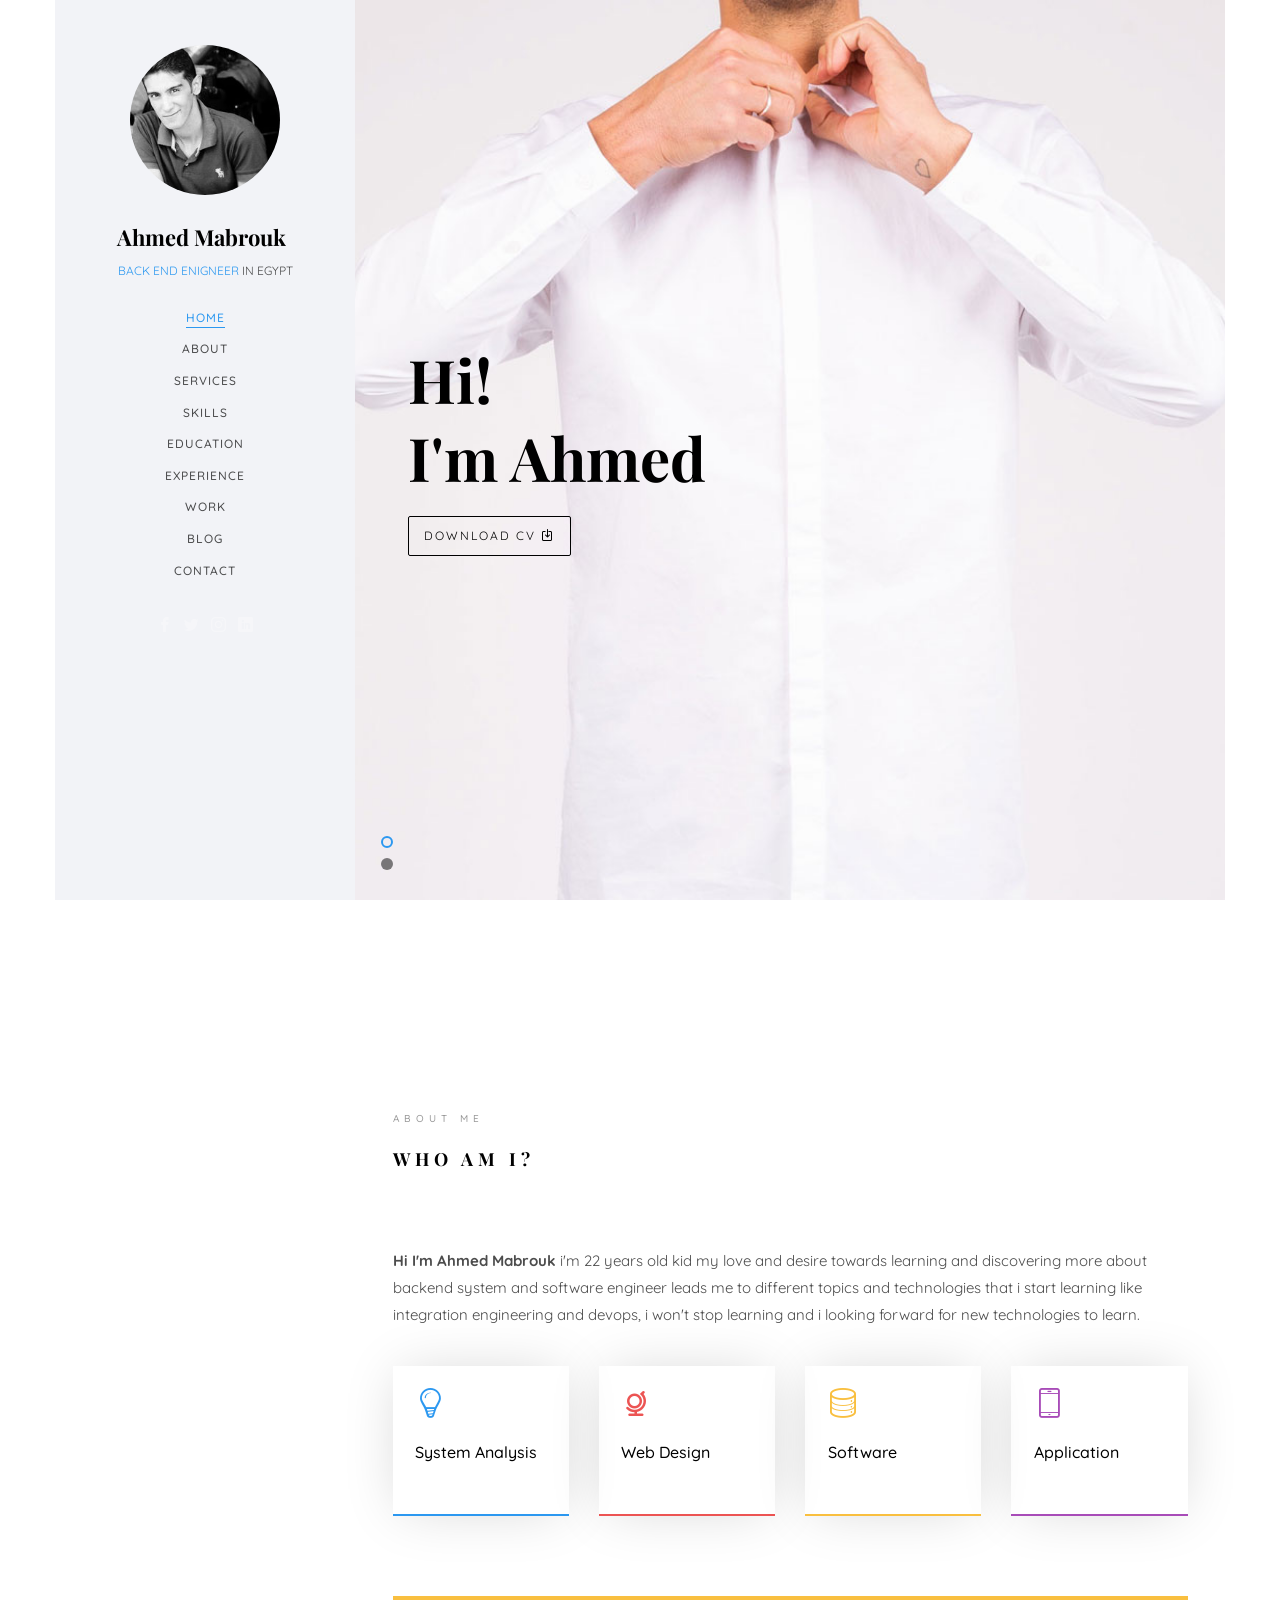
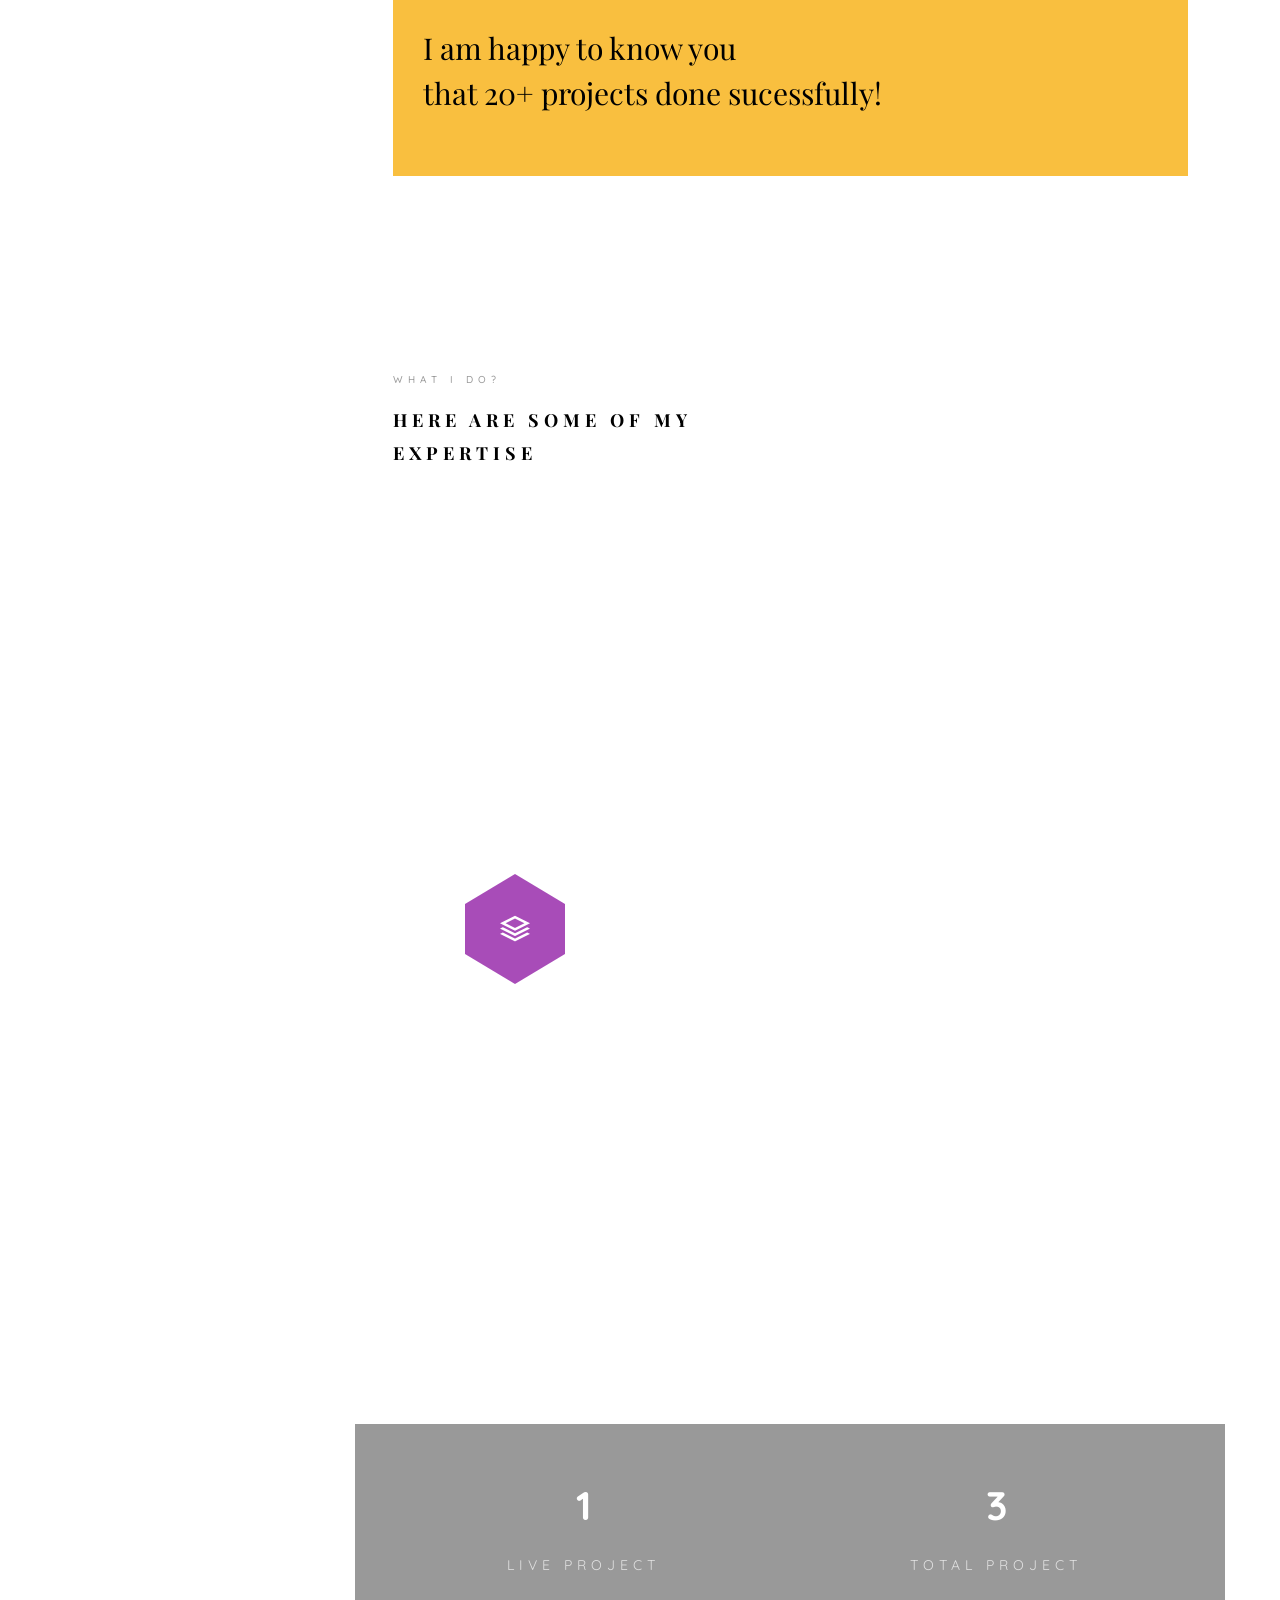
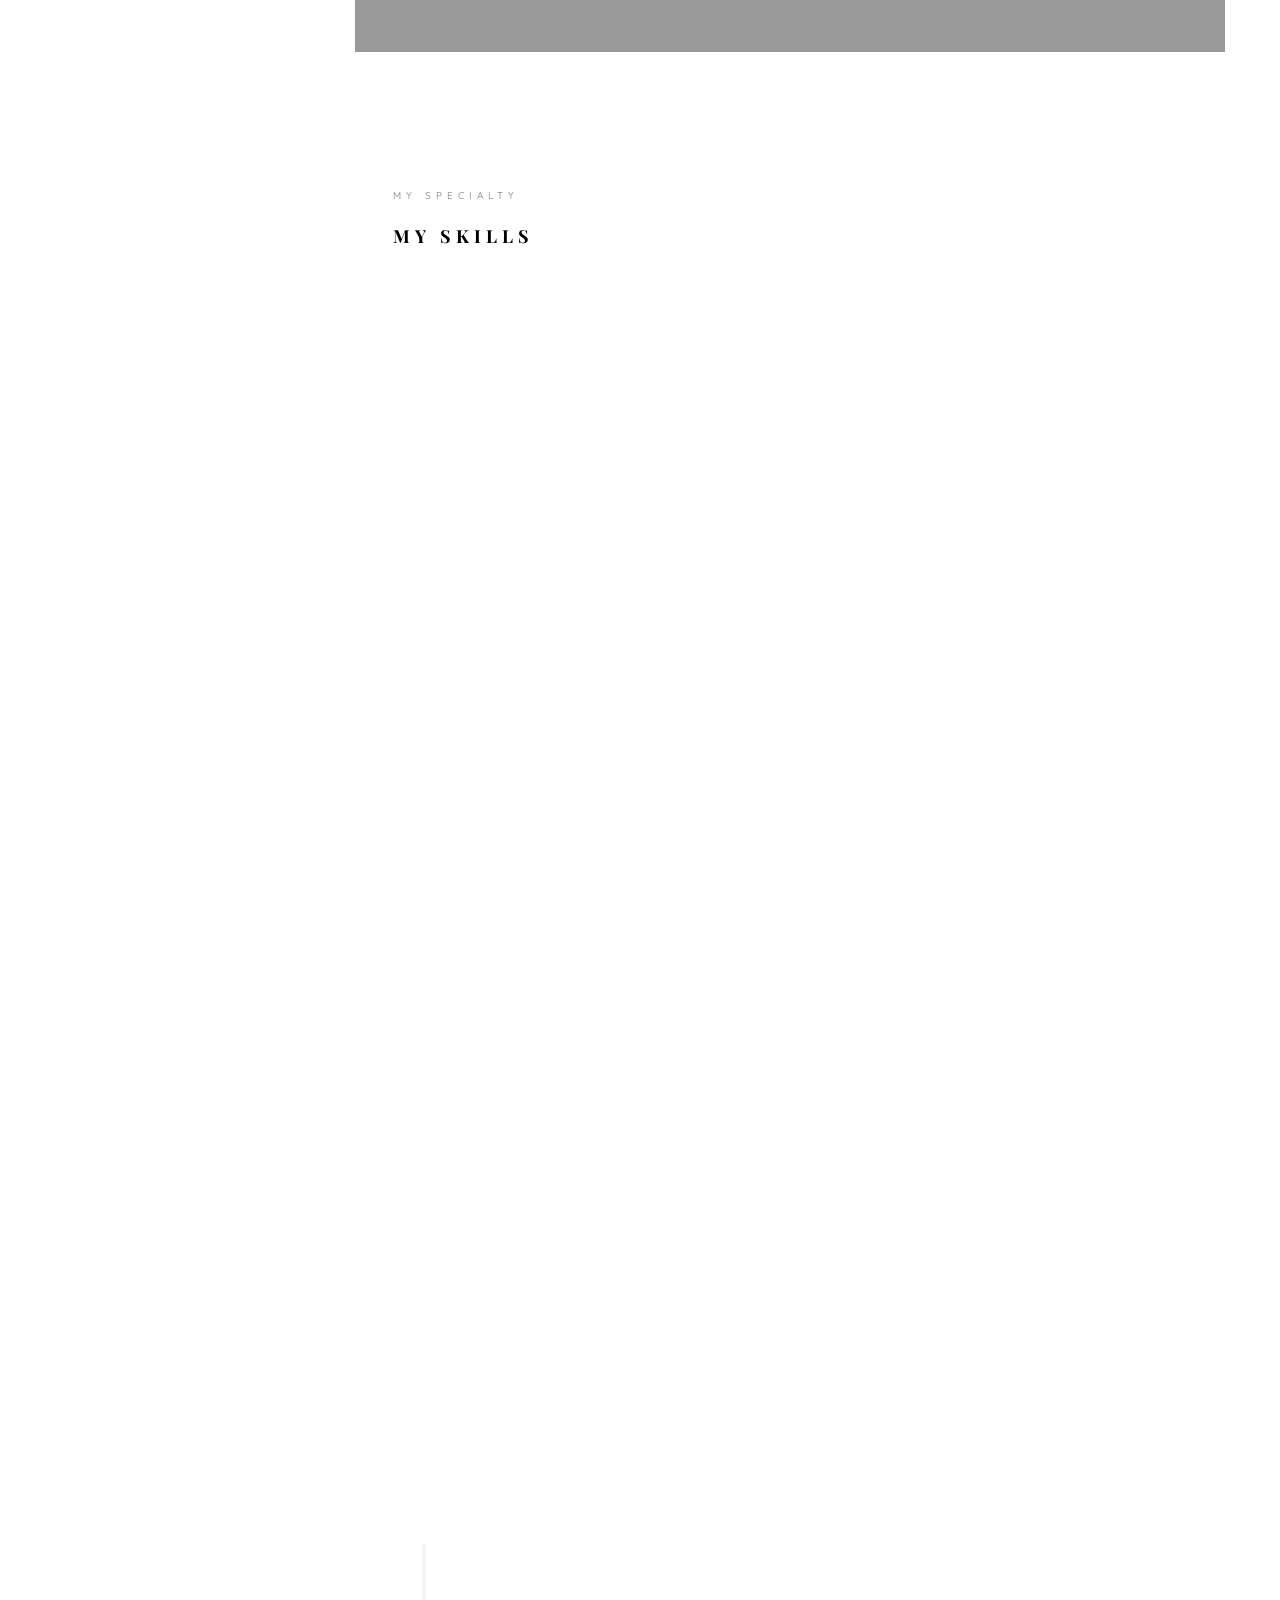
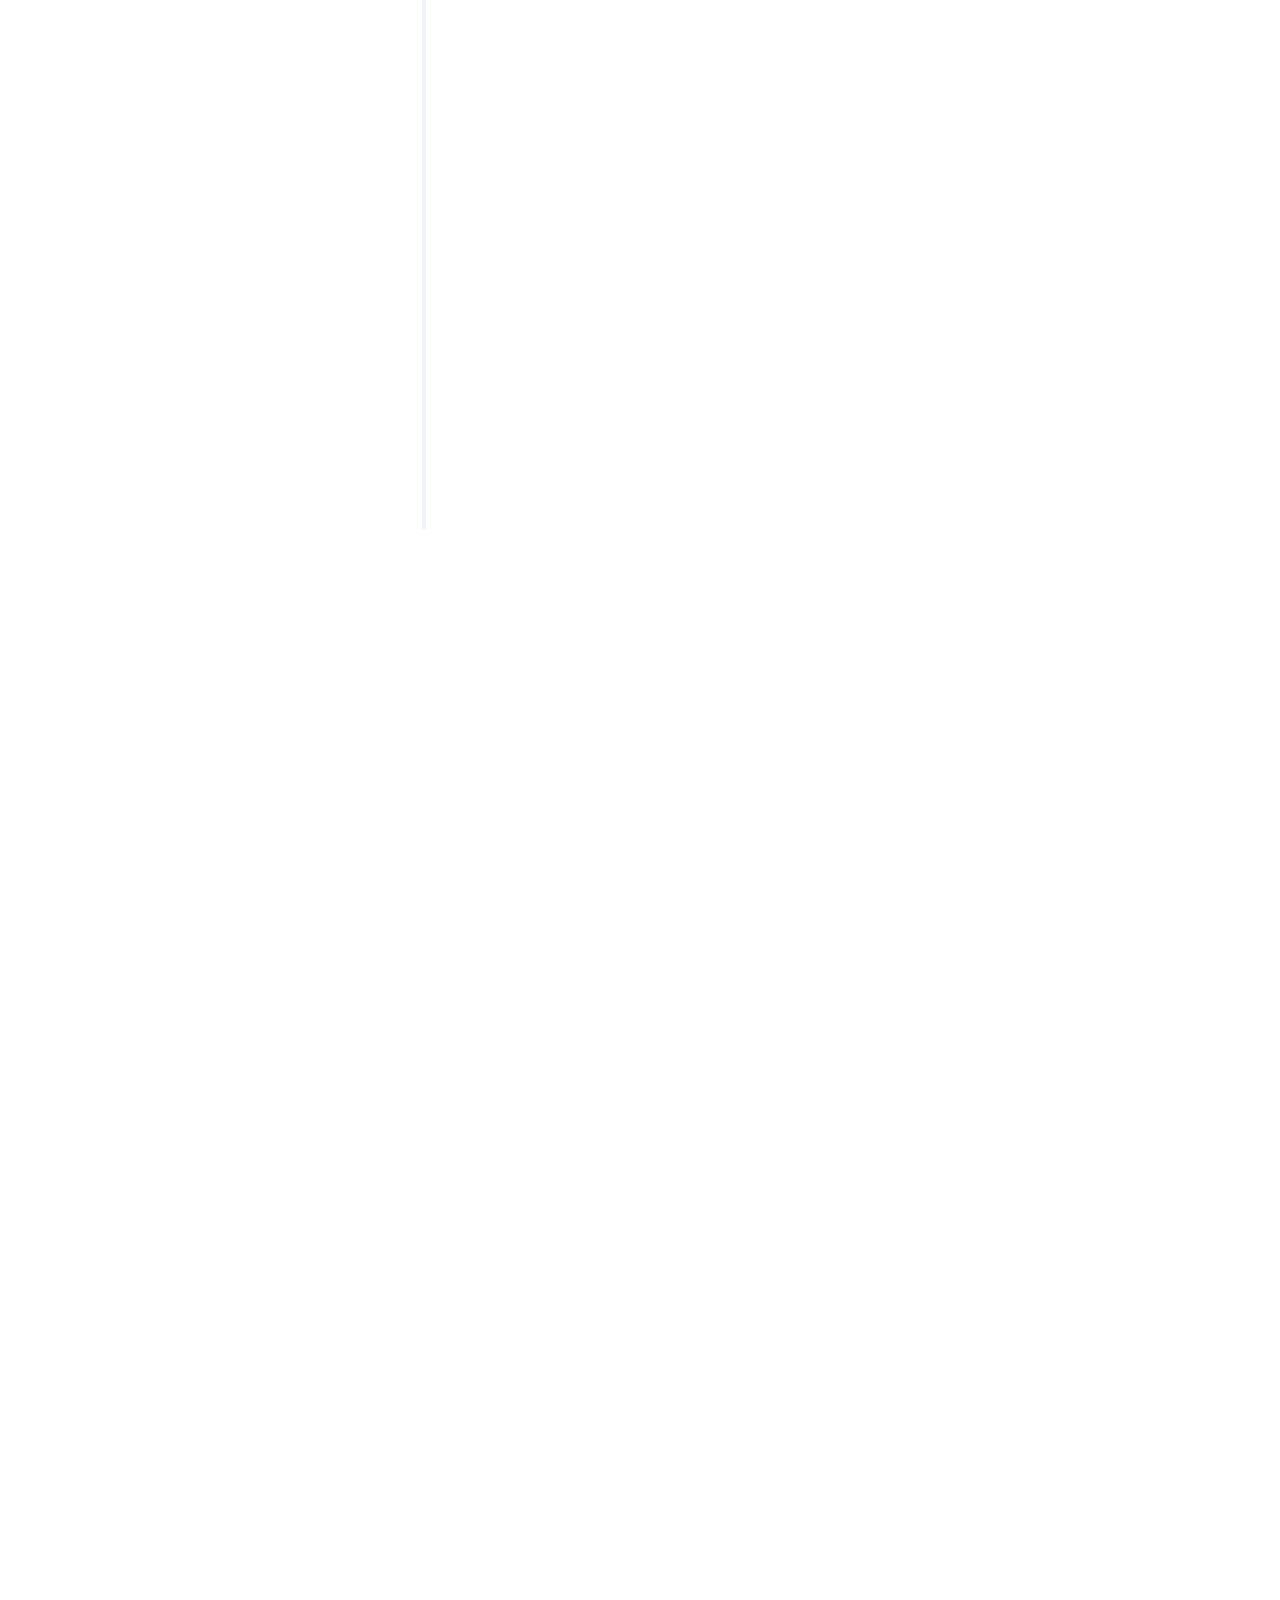
<file: index.html>
<!DOCTYPE HTML>
<html>
	
<head>
	<meta charset="utf-8">
	<meta http-equiv="X-UA-Compatible" content="IE=edge">
	<title>Ahmed Mabrouk</title>
	<meta name="viewport" content="width=device-width, initial-scale=1">
	<meta name="description" content="" />
	<meta name="keywords" content="" />
	<meta name="author" content="" />

  <!-- Facebook and Twitter integration -->
	<meta property="og:title" content=""/>
	<meta property="og:image" content=""/>
	<meta property="og:url" content=""/>
	<meta property="og:site_name" content=""/>
	<meta property="og:description" content=""/>
	<meta name="twitter:title" content="" />
	<meta name="twitter:image" content="" />
	<meta name="twitter:url" content="" />
	<meta name="twitter:card" content="" />

	<!-- Place favicon.ico and apple-touch-icon.png in the root directory -->
	<link rel="shortcut icon" href="favicon.html">

	<link href="https://fonts.googleapis.com/css?family=Quicksand:300,400,500,700" rel="stylesheet">
	<link href="https://fonts.googleapis.com/css?family=Playfair+Display:400,400i,700" rel="stylesheet">
	
	<!-- Animate.css -->
	<link rel="stylesheet" href="css/animate.css">
	<!-- Icomoon Icon Fonts-->
	<link rel="stylesheet" href="css/icomoon.css">
	<!-- Bootstrap  -->
	<link rel="stylesheet" href="css/bootstrap.css">
	<!-- Flexslider  -->
	<link rel="stylesheet" href="css/flexslider.css">
	<!-- Flaticons  -->
	<link rel="stylesheet" href="fonts/flaticon/font/flaticon.html">
	<!-- Owl Carousel -->
	<link rel="stylesheet" href="css/owl.carousel.min.css">
	<link rel="stylesheet" href="css/owl.theme.default.min.css">
	<!-- Theme style  -->
	<link rel="stylesheet" href="css/style.css">

	<!-- Modernizr JS -->
	<script src="js/modernizr-2.6.2.min.js" type="59f21ab3e5318efab4cd8c40-text/javascript"></script>
	<!-- FOR IE9 below -->
	<!--[if lt IE 9]>
	<script src="js/respond.min.js"></script>
	<![endif]-->

	</head>
	<body>
	<div id="colorlib-page">
		<div class="container-wrap">
		<a href="#" class="js-colorlib-nav-toggle colorlib-nav-toggle" data-toggle="collapse" data-target="#navbar" aria-expanded="false" aria-controls="navbar"><i></i></a>
		<aside id="colorlib-aside" role="complementary" class="border js-fullheight">
			<div class="text-center">
				<div class="author-img" style="background-image: url(images/about.jpg);"></div>
				<h1 id="colorlib-logo"><a href="index-2.html">Ahmed Mabrouk</a></h1>
				<span class="position"><a href="#">Back End Enigneer</a> in Egypt</span>
			</div>
			<nav id="colorlib-main-menu" role="navigation" class="navbar">
				<div id="navbar" class="collapse">
					<ul>
						<li class="active"><a href="#" data-nav-section="home">Home</a></li>
						<li><a href="#" data-nav-section="about">About</a></li>
						<li><a href="#" data-nav-section="services">Services</a></li>
						<li><a href="#" data-nav-section="skills">Skills</a></li>
						<li><a href="#" data-nav-section="education">Education</a></li>
						<li><a href="#" data-nav-section="experience">Experience</a></li>
						<li><a href="#" data-nav-section="work">Work</a></li>
						<li><a href="#" data-nav-section="blog">Blog</a></li>
						<li><a href="#" data-nav-section="contact">Contact</a></li>
					</ul>
				</div>
			</nav>

			<div class="colorlib-footer">
				<ul>
					<li><a href="#"><i class="icon-facebook2"></i></a></li>
					<li><a href="#"><i class="icon-twitter2"></i></a></li>
					<li><a href="#"><i class="icon-instagram"></i></a></li>
					<li><a href="#"><i class="icon-linkedin2"></i></a></li>
				</ul>
			</div>

		</aside>

		<div id="colorlib-main">
			<section id="colorlib-hero" class="js-fullheight" data-section="home">
				<div class="flexslider js-fullheight">
					<ul class="slides">
				   	<li style="background-image: url(images/img_bg_1.jpg);">
				   		<div class="overlay"></div>
				   		<div class="container-fluid">
				   			<div class="row">
					   			<div class="col-md-6 col-md-offset-3 col-md-pull-3 col-sm-12 col-xs-12 js-fullheight slider-text">
					   				<div class="slider-text-inner js-fullheight">
					   					<div class="desc">
						   					<h1>Hi! <br>I'm Ahmed</h1>
												<p><a href="attachments/AM_CV.pdf" download class="btn btn-primary btn-learn">Download CV <i class="icon-download4"></i></a></p>
											</div>
					   				</div>
					   			</div>
					   		</div>
				   		</div>
				   	</li>
				   	<li style="background-image: url(images/img_bg_2.jpg);">
				   		<div class="overlay"></div>
				   		<div class="container-fluid">
				   			<div class="row">
					   			<div class="col-md-6 col-md-offset-3 col-md-pull-3 col-sm-12 col-xs-12 js-fullheight slider-text">
					   				<div class="slider-text-inner">
					   					<div class="desc">
						   					<h1>I am <br>a Backend developer</h1>
												<p><a class="btn btn-primary btn-learn">View Portfolio <i class="icon-briefcase3"></i></a></p>
											</div>
					   				</div>
					   			</div>
					   		</div>
				   		</div>
				   	</li>
				  	</ul>
			  	</div>
			</section>

			<section class="colorlib-about" data-section="about">
				<div class="colorlib-narrow-content">
					<div class="row">
						<div class="col-md-12">
							<div class="row row-bottom-padded-sm animate-box" data-animate-effect="fadeInLeft">
								<div class="col-md-12">
									<div class="about-desc">
										<span class="heading-meta">About ME</span>
										<h2 class="colorlib-heading">Who Am I?</h2>
										<p><strong>Hi I'm Ahmed Mabrouk</strong> i'm 22 years old kid my love and desire towards learning and discovering more about backend
											system and software engineer leads me to different topics and technologies that i start learning like integration engineering and devops,
											i won't stop learning and i looking forward for new technologies to learn. </p>
									</div>
								</div>
							</div>
							<div class="row">
								<div class="col-md-3 animate-box" data-animate-effect="fadeInLeft">
									<div class="services color-1">
										<span class="icon2"><i class="icon-bulb"></i></span>
										<h3>System Analysis</h3>
									</div>
								</div>
								<div class="col-md-3 animate-box" data-animate-effect="fadeInRight">
									<div class="services color-2">
										<span class="icon2"><i class="icon-globe-outline"></i></span>
										<h3>Web Design</h3>
									</div>
								</div>
								<div class="col-md-3 animate-box" data-animate-effect="fadeInTop">
									<div class="services color-3">
										<span class="icon2"><i class="icon-data"></i></span>
										<h3>Software</h3>
									</div>
								</div>
								<div class="col-md-3 animate-box" data-animate-effect="fadeInBottom">
									<div class="services color-4">
										<span class="icon2"><i class="icon-phone3"></i></span>
										<h3>Application</h3>
									</div>
								</div>
							</div>
							<div class="row">
								<div class="col-md-12 animate-box" data-animate-effect="fadeInLeft">
									<div class="hire">
										<h2>I am happy to know you <br>that 20+ projects done sucessfully!</h2>
									</div>
								</div>
							</div>
						</div>
					</div>
				</div>
			</section>


			
			<section class="colorlib-services" data-section="services">
				<div class="colorlib-narrow-content">
					<div class="row">
						<div class="col-md-6 col-md-offset-3 col-md-pull-3 animate-box" data-animate-effect="fadeInLeft">
							<span class="heading-meta">What I do?</span>
							<h2 class="colorlib-heading">Here are some of my expertise</h2>
						</div>
					</div>
					<div class="row row-pt-md">
						<div class="col-md-4 text-center animate-box">
							<div class="services color-1">
								<span class="icon">
									<i class="icon-bulb"></i>
								</span>
								<div class="desc">
									<h3>Innovative Ideas</h3>
									<p>spending all week try to come up with and idea that i can develop in the weekend </p>
								</div>
							</div>
						</div>
						<div class="col-md-4 text-center animate-box">
							<div class="services color-2">
								<span class="icon">
									<i class="icon-data"></i>
								</span>
								<div class="desc">
									<h3>Software</h3>
									<p>discover different frameworks and try to develop something with it </p>
								</div>
							</div>
						</div>
						<div class="col-md-4 text-center animate-box">
							<div class="services color-3">
								<span class="icon">
									<i class="icon-phone3"></i>
								</span>
								<div class="desc">
									<h3>Application</h3>
									<p>try to develop and code differenet applications just to learn new things</p>
								</div>
							</div>
						</div>
						<div class="col-md-4 text-center animate-box">
							<div class="services color-4">
								<span class="icon">
									<i class="icon-layers2"></i>
								</span>
								<div class="desc">
									<h3>web Design</h3>
									<p>i'm not the best when it come to frontend but i know how to sketch good web pages</p>								</div>
							</div>
						</div>
						<div class="col-md-4 text-center animate-box">
							<div class="services color-5">
								<span class="icon">
									<i class="icon-cloud3"></i>
								</span>
								<div class="desc">
									<h3>deployment</h3>
									<p>that's a new topic that i working on discovering and try to know more about making my apps live to all </p>
								</div>
							</div>
						</div>
						<div class="col-md-4 text-center animate-box">
							<div class="services color-6">
								<span class="icon">
									<i class="icon-lab2"></i>
								</span>
								<div class="desc">
									<h3>scientific</h3>
									<p>try to think about someone technical try to learn about data science and ML it's kinda hard</p>
								</div>
							</div>
						</div>
					</div>
				</div>
			</section>
			
			<div id="colorlib-counter" class="colorlib-counters" style="background-image: url(images/cover_bg_1.jpg);" data-stellar-background-ratio="0.5">
				<div class="overlay"></div>
				<div class="colorlib-narrow-content">
					<div class="row">
					</div>
					<div class="row">
						<div class="col-md-6 text-center animate-box">
							<span class="colorlib-counter js-counter" data-from="0" data-to="5" data-speed="5000" data-refresh-interval="50"></span>
							<span class="colorlib-counter-label">Live Project</span>
						</div>
						<div class="col-md-6 text-center animate-box">
							<span class="colorlib-counter js-counter" data-from="0" data-to="22" data-speed="5000" data-refresh-interval="50"></span>
							<span class="colorlib-counter-label">Total Project</span>
						</div>
						<!-- <div class="col-md-3 text-center animate-box">
							<span class="colorlib-counter js-counter" data-from="0" data-to="30" data-speed="5000" data-refresh-interval="50"></span>
							<span class="colorlib-counter-label">Clients</span>
						</div>
						<div class="col-md-3 text-center animate-box">
							<span class="colorlib-counter js-counter" data-from="0" data-to="10" data-speed="5000" data-refresh-interval="50"></span>
							<span class="colorlib-counter-label">Partners</span>
						</div> -->
					</div>
				</div>
			</div>

			<section class="colorlib-skills" data-section="skills">
				<div class="colorlib-narrow-content">
					<div class="row">
						<div class="col-md-6 col-md-offset-3 col-md-pull-3 animate-box" data-animate-effect="fadeInLeft">
							<span class="heading-meta">My Specialty</span>
							<h2 class="colorlib-heading animate-box">My Skills</h2>
						</div>
					</div>
					<div class="row">
						<div class="col-md-12 animate-box" data-animate-effect="fadeInLeft">
							<p>the project counter and my skills right now are static but i'm thinking about integrating the app with github so i can get an accurate number about these data if you have any suggestions let me know :) </p>
						</div>
						<div class="col-md-6 animate-box" data-animate-effect="fadeInLeft">
							<div class="progress-wrap">
								<h3>web design</h3>
								<div class="progress">
								 	<div class="progress-bar color-1" role="progressbar" aria-valuenow="30"
								  	aria-valuemin="0" aria-valuemax="100" style="width:30%">
								    <span>30%</span>
								  	</div>
								</div>
							</div>
						</div>
						<div class="col-md-6 animate-box" data-animate-effect="fadeInRight">
							<div class="progress-wrap">
								<h3>Laravel</h3>
								<div class="progress">
								 	<div class="progress-bar color-2" role="progressbar" aria-valuenow="75"
								  	aria-valuemin="0" aria-valuemax="100" style="width:75%">
								    <span>75%</span>
								  	</div>
								</div>
							</div>
						</div>
						<div class="col-md-6 animate-box" data-animate-effect="fadeInLeft">
							<div class="progress-wrap">
								<h3>HTML5/CSS/JS</h3>
								<div class="progress">
								 	<div class="progress-bar color-3" role="progressbar" aria-valuenow="50"
								  	aria-valuemin="0" aria-valuemax="100" style="width:50%">
								    <span>50%</span>
								  	</div>
								</div>
							</div>
						</div>
						<div class="col-md-6 animate-box" data-animate-effect="fadeInRight">
							<div class="progress-wrap">
								<h3>devops</h3>
								<div class="progress">
								 	<div class="progress-bar color-4" role="progressbar" aria-valuenow="30"
								  	aria-valuemin="0" aria-valuemax="100" style="width:30%">
								    <span>30%</span>
								  	</div>
								</div>
							</div>
						</div>
						<div class="col-md-6 animate-box" data-animate-effect="fadeInLeft">
							<div class="progress-wrap">
								<h3>NodeJS</h3>
								<div class="progress">
								 	<div class="progress-bar color-5" role="progressbar" aria-valuenow="60"
								  	aria-valuemin="0" aria-valuemax="100" style="width:60%">
								    <span>60%</span>
								  	</div>
								</div>
							</div>
						</div>
						<div class="col-md-6 animate-box" data-animate-effect="fadeInRight">
							<div class="progress-wrap">
								<h3>API development</h3>
								<div class="progress">
								 	<div class="progress-bar color-6" role="progressbar" aria-valuenow="85"
								  	aria-valuemin="0" aria-valuemax="100" style="width:85%">
								    <span>85%</span>
								  	</div>
								</div>
							</div>
						</div>
					</div>
				</div>
			</section>

			<section class="colorlib-education" data-section="education">
				<div class="colorlib-narrow-content">
					<div class="row">
						<div class="col-md-6 col-md-offset-3 col-md-pull-3 animate-box" data-animate-effect="fadeInLeft">
							<span class="heading-meta">Education</span>
							<h2 class="colorlib-heading animate-box">Education</h2>
						</div>
					</div>
					<div class="row">
						<div class="col-md-12 animate-box" data-animate-effect="fadeInLeft">
							<div class="fancy-collapse-panel">
								<div class="panel-group" id="accordion" role="tablist" aria-multiselectable="true">
									<div class="panel panel-default">
									    <div class="panel-heading" role="tab" id="headingOne">
									        <h4 class="panel-title">
									            <a data-toggle="collapse" data-parent="#accordion" href="#collapseOne" aria-expanded="true" aria-controls="collapseOne">High School
									            </a>
									        </h4>
									    </div>
									    <div id="collapseOne" class="panel-collapse collapse in" role="tabpanel" aria-labelledby="headingOne">
									         <div class="panel-body">
									            <div class="row">
										      		<div class="col-md-6">
										      			<p>Far far away, 2014, i grauate from high school in suez, with a good grades i wasn't the best but i did allright and i was happ
															  with what i did </p>
										      		</div>
										      		<div class="col-md-6">
										      			<p>high school period was a good time i gain lot of friends and lost others but i learn a lot from it   </p>
										      		</div>
										      	</div>
									         </div>
									    </div>
									</div>
									<div class="panel panel-default">
									    <div class="panel-heading" role="tab" id="headingTwo">
									        <h4 class="panel-title">
									            <a class="collapsed" data-toggle="collapse" data-parent="#accordion" href="#collapseTwo" aria-expanded="false" aria-controls="collapseTwo">Bachelor Degree of Computer Science
									            </a>
									        </h4>
									    </div>
									    <div id="collapseTwo" class="panel-collapse collapse" role="tabpanel" aria-labelledby="headingTwo">
									        <div class="panel-body">
													<div class="row">
														<div class="col-md-6">
															<p> 2018 here i'm, just graduate from computer science Ain Shams as a software engineer with a B+ grade   </p>
														</div>
														<div class="col-md-6">
															<p>Am i work as software enginner no i work as aback end engineer because that what i think i like the most </p>
														</div>
													</div>
									        </div>
									    </div>
									</div>
								
								</div>
							</div>
						</div>
					</div>
				</div>
			</section>

			<section class="colorlib-experience" data-section="experience">
				<div class="colorlib-narrow-content">
					<div class="row">
						<div class="col-md-6 col-md-offset-3 col-md-pull-3 animate-box" data-animate-effect="fadeInLeft">
							<span class="heading-meta">Experience</span>
							<h2 class="colorlib-heading animate-box">Work Experience</h2>
						</div>
					</div>
					<div class="row">
						<div class="col-md-12">
				         <div class="timeline-centered">
					         <article class="timeline-entry animate-box" data-animate-effect="fadeInLeft">
					            <div class="timeline-entry-inner">

					               <div class="timeline-icon color-1">
					                  <i class="icon-pen2"></i>
					               </div>

					               <div class="timeline-label">
					                  <h2><a href="#">Backend Intern at nesthub</a> <span>2017-2018</span></h2>
					                  <p>I can say that this was the time i learn and know alot about backend development,
										  i was working as laravel and node js developer and learn a lot about web development techniques as part of my training
										  most of the thanks have to go to my team leader at this time he helps me a lot. 
									  </p>
					               </div>
					            </div>
					         </article>


					         <article class="timeline-entry animate-box" data-animate-effect="fadeInRight">
					            <div class="timeline-entry-inner">
					               <div class="timeline-icon color-3">
					                  <i class="icon-pen2"></i>
					               </div>
					               <div class="timeline-label">
					               	<h2><a href="#">Software Enginner at Maxes-EG</a> <span>2018-2019</span></h2>
					                  <p>i work at maxes as a software engineer and laravel back-end developer developing website for customers and business organizations.</p>
					               </div>
					            </div>
					         </article>

					         <article class="timeline-entry animate-box" data-animate-effect="fadeInLeft">
					            <div class="timeline-entry-inner">
					               <div class="timeline-icon color-2	">
					                  <i class="icon-pen2"></i>
					               </div>
					               <div class="timeline-label">
					               	<h2><a href="#">Junior Integration Engineer at vodafone-egypt</a> <span>2019-now</span></h2>
					                  <p>working at vodafone as integration engineer is really exsited as you got to learn about different systems and how the work flow go at enterprise company
										  , and learn how multiple system interacts with eachothers, trying to get as much technical knowlage as i can
									  </p>
					               </div>
					            </div>
					         </article>

					        
					         <article class="timeline-entry begin animate-box" data-animate-effect="fadeInBottom">
					            <div class="timeline-entry-inner">
					               <div class="timeline-icon color-none">
					               </div>
					            </div>
					         </article>
					      </div>
					   </div>
				   </div>
				</div>
			</section>

			<section class="colorlib-work" data-section="work">
				<div class="colorlib-narrow-content">
					<div class="row">
						<div class="col-md-6 col-md-offset-3 col-md-pull-3 animate-box" data-animate-effect="fadeInLeft">
							<span class="heading-meta">My Work</span>
							<h2 class="colorlib-heading animate-box">Recent Work</h2>
						</div>
					</div>
					<div class="row row-bottom-padded-sm animate-box" data-animate-effect="fadeInLeft">
						<div class="col-md-12">
							<p class="work-menu"><span><a href="#" class="active">Graphic Design</a></span> <span><a href="#">Web Design</a></span> <span><a href="#">Software</a></span> <span><a href="#">Apps</a></span></p>
						</div>
					</div>
					<div class="row">
						<div class="col-md-6 animate-box" data-animate-effect="fadeInLeft">
							<div class="project" style="background-image: url(images/img-1.jpg);">
								<div class="desc">
									<div class="con">
										<h3><a href="work.html">Work 01</a></h3>
										<span>Website</span>
										<p class="icon">
											<span><a href="#"><i class="icon-share3"></i></a></span>
											<span><a href="#"><i class="icon-eye"></i> 100</a></span>
											<span><a href="#"><i class="icon-heart"></i> 49</a></span>
										</p>
									</div>
								</div>
							</div>
						</div>
						<div class="col-md-6 animate-box" data-animate-effect="fadeInRight">
							<div class="project" style="background-image: url(images/img-2.jpg);">
								<div class="desc">
									<div class="con">
										<h3><a href="work.html">Work 02</a></h3>
										<span>Animation</span>
										<p class="icon">
											<span><a href="#"><i class="icon-share3"></i></a></span>
											<span><a href="#"><i class="icon-eye"></i> 100</a></span>
											<span><a href="#"><i class="icon-heart"></i> 49</a></span>
										</p>
									</div>
								</div>
							</div>
						</div>
						<div class="col-md-6 animate-box" data-animate-effect="fadeInTop">
							<div class="project" style="background-image: url(images/img-3.jpg);">
								<div class="desc">
									<div class="con">
										<h3><a href="work.html">Work 03</a></h3>
										<span>Illustration</span>
										<p class="icon">
											<span><a href="#"><i class="icon-share3"></i></a></span>
											<span><a href="#"><i class="icon-eye"></i> 100</a></span>
											<span><a href="#"><i class="icon-heart"></i> 49</a></span>
										</p>
									</div>
								</div>
							</div>
						</div>
						<div class="col-md-6 animate-box" data-animate-effect="fadeInBottom">
							<div class="project" style="background-image: url(images/img-4.jpg);">
								<div class="desc">
									<div class="con">
										<h3><a href="work.html">Work 04</a></h3>
										<span>Application</span>
										<p class="icon">
											<span><a href="#"><i class="icon-share3"></i></a></span>
											<span><a href="#"><i class="icon-eye"></i> 100</a></span>
											<span><a href="#"><i class="icon-heart"></i> 49</a></span>
										</p>
									</div>
								</div>
							</div>
						</div>
						<div class="col-md-6 animate-box" data-animate-effect="fadeInLeft">
							<div class="project" style="background-image: url(images/img-5.jpg);">
								<div class="desc">
									<div class="con">
										<h3><a href="work.html">Work 05</a></h3>
										<span>Graphic, Logo</span>
										<p class="icon">
											<span><a href="#"><i class="icon-share3"></i></a></span>
											<span><a href="#"><i class="icon-eye"></i> 100</a></span>
											<span><a href="#"><i class="icon-heart"></i> 49</a></span>
										</p>
									</div>
								</div>
							</div>
						</div>
						<div class="col-md-6 animate-box" data-animate-effect="fadeInRight">
							<div class="project" style="background-image: url(images/img-6.jpg);">
								<div class="desc">
									<div class="con">
										<h3><a href="work.html">Work 06</a></h3>
										<span>Web Design</span>
										<p class="icon">
											<span><a href="#"><i class="icon-share3"></i></a></span>
											<span><a href="#"><i class="icon-eye"></i> 100</a></span>
											<span><a href="#"><i class="icon-heart"></i> 49</a></span>
										</p>
									</div>
								</div>
							</div>
						</div>
					</div>
					<div class="row">
						<div class="col-md-12 animate-box">
							<p><a href="#" class="btn btn-primary btn-lg btn-load-more">Load more <i class="icon-reload"></i></a></p>
						</div>
					</div>
				</div>
			</section>

			<section class="colorlib-blog" data-section="blog">
				<div class="colorlib-narrow-content">
					<div class="row">
						<div class="col-md-6 col-md-offset-3 col-md-pull-3 animate-box" data-animate-effect="fadeInLeft">
							<span class="heading-meta">Read</span>
							<h2 class="colorlib-heading">Recent Blog</h2>
						</div>
					</div>
					<div class="row">
						<div class="col-md-4 col-sm-6 animate-box" data-animate-effect="fadeInLeft">
							<div class="blog-entry">
								<a href="blog.html" class="blog-img"><img src="images/blog-1.jpg" class="img-responsive" alt="HTML5 Bootstrap Template by colorlib.com"></a>
								<div class="desc">
									<span><small>April 14, 2018 </small> | <small> Web Design </small> | <small> <i class="icon-bubble3"></i> 4</small></span>
									<h3><a href="blog.html">Renovating National Gallery</a></h3>
									<p>Separated they live in Bookmarksgrove right at the coast of the Semantics, a large language ocean.</p>
								</div>
							</div>
						</div>
						<div class="col-md-4 col-sm-6 animate-box" data-animate-effect="fadeInRight">
							<div class="blog-entry">
								<a href="blog.html" class="blog-img"><img src="images/blog-2.jpg" class="img-responsive" alt="HTML5 Bootstrap Template by colorlib.com"></a>
								<div class="desc">
									<span><small>April 14, 2018 </small> | <small> Web Design </small> | <small> <i class="icon-bubble3"></i> 4</small></span>
									<h3><a href="blog.html">Wordpress for a Beginner</a></h3>
									<p>Separated they live in Bookmarksgrove right at the coast of the Semantics, a large language ocean.</p>
								</div>
							</div>
						</div>
						<div class="col-md-4 col-sm-6 animate-box" data-animate-effect="fadeInLeft">
							<div class="blog-entry">
								<a href="blog.html" class="blog-img"><img src="images/blog-3.jpg" class="img-responsive" alt="HTML5 Bootstrap Template by colorlib.com"></a>
								<div class="desc">
									<span><small>April 14, 2018 </small> | <small> Inspiration </small> | <small> <i class="icon-bubble3"></i> 4</small></span>
									<h3><a href="blog.html">Make website from scratch</a></h3>
									<p>Separated they live in Bookmarksgrove right at the coast of the Semantics, a large language ocean.</p>
								</div>
							</div>
						</div>
					</div>
					<div class="row">
						<div class="col-md-12 animate-box">
							<p><a href="#" class="btn btn-primary btn-lg btn-load-more">Load more <i class="icon-reload"></i></a></p>
						</div>
					</div>
				</div>
			</section>

			<section class="colorlib-contact" data-section="contact">
				<div class="colorlib-narrow-content">
					<div class="row">
						<div class="col-md-6 col-md-offset-3 col-md-pull-3 animate-box" data-animate-effect="fadeInLeft">
							<span class="heading-meta">Get in Touch</span>
							<h2 class="colorlib-heading">Contact</h2>
						</div>
					</div>
					<div class="row">
						<div class="col-md-5">
							<div class="colorlib-feature colorlib-feature-sm animate-box" data-animate-effect="fadeInLeft">
								<div class="colorlib-icon">
									<i class="icon-globe-outline"></i>
								</div>
								<div class="colorlib-text">
									<p><a href="#"><span class="__cf_email__" >ahmedmohamed1101140@outlook.com</span></a></p>
								</div>
							</div>

							<div class="colorlib-feature colorlib-feature-sm animate-box" data-animate-effect="fadeInLeft">
								<div class="colorlib-icon">
									<i class="icon-map"></i>
								</div>
								<div class="colorlib-text">
									<p>Egypt-Cairo-Nasr-city</p>
								</div>
							</div>

							<div class="colorlib-feature colorlib-feature-sm animate-box" data-animate-effect="fadeInLeft">
								<div class="colorlib-icon">
									<i class="icon-phone"></i>
								</div>
								<div class="colorlib-text">
									<p><a href="tel://">+201 113 758 3756</a></p>
								</div>
							</div>
						</div>
						<div class="col-md-7 col-md-push-1">
							<div class="row">
								<div class="col-md-10 col-md-offset-1 col-md-pull-1 animate-box" data-animate-effect="fadeInRight">
									<form action="#">
										<div class="form-group">
											<input type="text" class="form-control" placeholder="Name">
										</div>
										<div class="form-group">
											<input type="text" class="form-control" placeholder="Email">
										</div>
										<div class="form-group">
											<input type="text" class="form-control" placeholder="Subject">
										</div>
										<div class="form-group">
											<textarea name="" id="message" cols="30" rows="7" class="form-control" placeholder="Message"></textarea>
										</div>
										<div class="form-group">
											<input type="submit" class="btn btn-primary btn-send-message" value="Send Message">
										</div>
									</form>
								</div>
								
							</div>
						</div>
					</div>
				</div>
			</section>

		</div><!-- end:colorlib-main -->
	</div><!-- end:container-wrap -->
	</div><!-- end:colorlib-page -->

	<!-- jQuery -->
	<script data-cfasync="false" src="js/email-decode.min.js"></script>
	<script src="js/jquery.min.js" type="59f21ab3e5318efab4cd8c40-text/javascript"></script>
	<!-- jQuery Easing -->
	<script src="js/jquery.easing.1.3.js" type="59f21ab3e5318efab4cd8c40-text/javascript"></script>
	<!-- Bootstrap -->
	<script src="js/bootstrap.min.js" type="59f21ab3e5318efab4cd8c40-text/javascript"></script>
	<!-- Waypoints -->
	<script src="js/jquery.waypoints.min.js" type="59f21ab3e5318efab4cd8c40-text/javascript"></script>
	<!-- Flexslider -->
	<script src="js/jquery.flexslider-min.js" type="59f21ab3e5318efab4cd8c40-text/javascript"></script>
	<!-- Owl carousel -->
	<script src="js/owl.carousel.min.js" type="59f21ab3e5318efab4cd8c40-text/javascript"></script>
	<!-- Counters -->
	<script src="js/jquery.countTo.js" type="59f21ab3e5318efab4cd8c40-text/javascript"></script>
	
	
	<!-- MAIN JS -->
	<script src="js/main.js" type="59f21ab3e5318efab4cd8c40-text/javascript"></script>

	<!-- Global site tag (gtag.js) - Google Analytics -->
<script async src="https://www.googletagmanager.com/gtag/js?id=UA-23581568-13" type="59f21ab3e5318efab4cd8c40-text/javascript"></script>
<script type="59f21ab3e5318efab4cd8c40-text/javascript">
  window.dataLayer = window.dataLayer || [];
  function gtag(){dataLayer.push(arguments);}
  gtag('js', new Date());

  gtag('config', 'UA-23581568-13');
</script>

	<script src="js/rocket-loader.min.js" data-cf-settings="59f21ab3e5318efab4cd8c40-|49" defer=""></script></body>

</html>
</file>
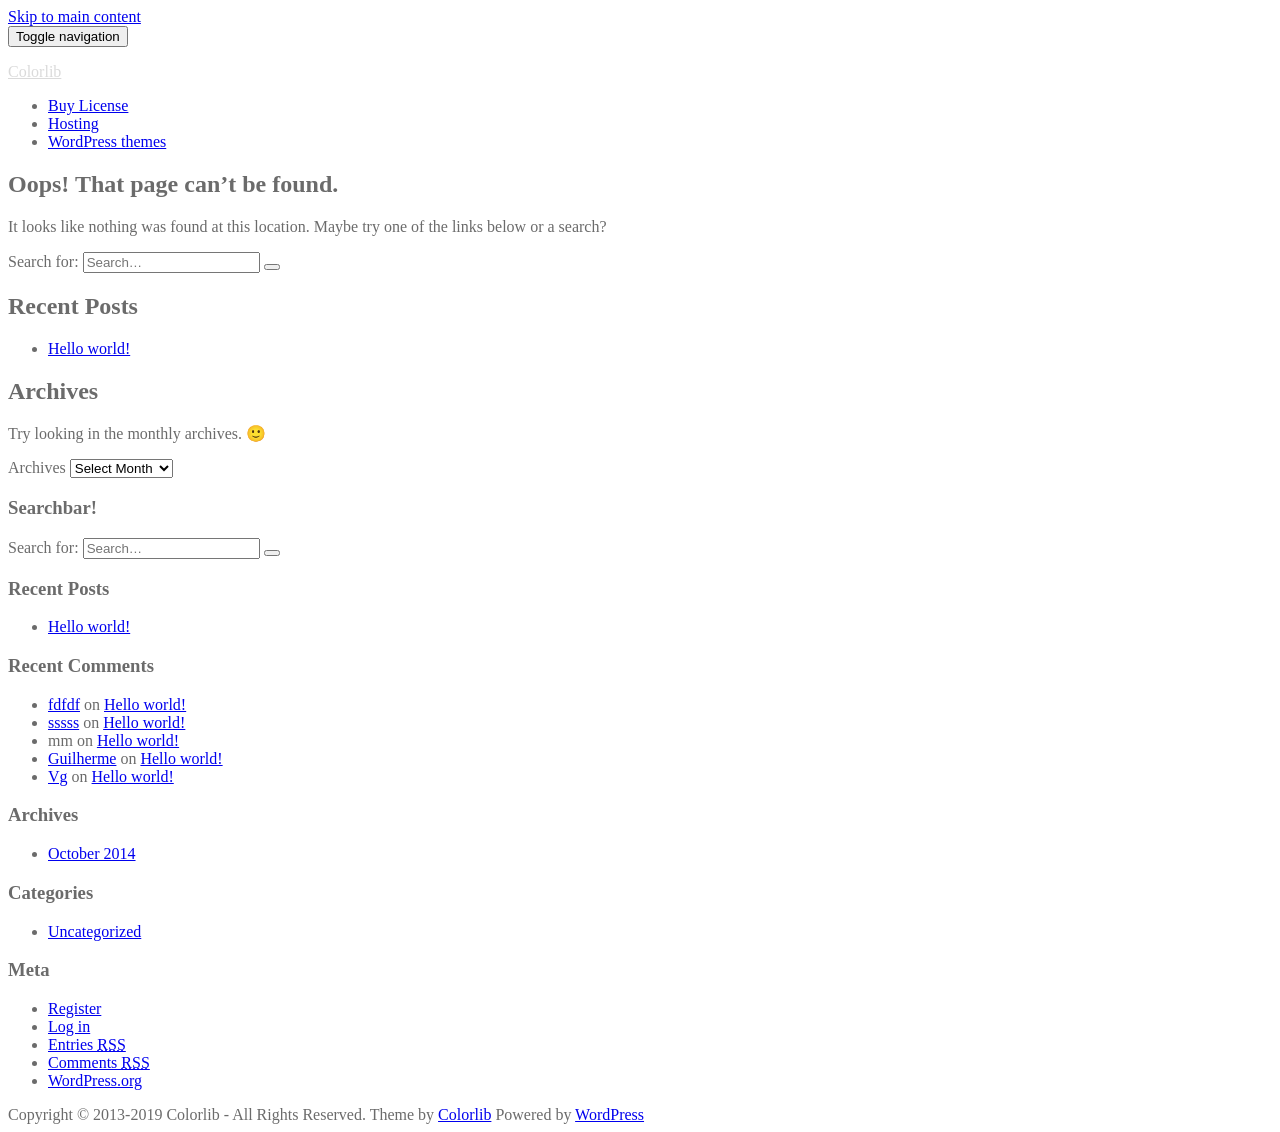
<file: blog.html>
<!doctype html>
<!--[if !IE]>
<html class="no-js non-ie" lang="en-US" prefix="og: http://ogp.me/ns#"> <![endif]-->
<!--[if IE 7 ]>
<html class="no-js ie7" lang="en-US" prefix="og: http://ogp.me/ns#"> <![endif]-->
<!--[if IE 8 ]>
<html class="no-js ie8" lang="en-US" prefix="og: http://ogp.me/ns#"> <![endif]-->
<!--[if IE 9 ]>
<html class="no-js ie9" lang="en-US" prefix="og: http://ogp.me/ns#"> <![endif]-->
<!--[if gt IE 9]><!-->
<html class="no-js" lang="en-US" prefix="og: http://ogp.me/ns#"> <!--<![endif]-->
<head>
<meta charset="UTF-8">
<meta name="viewport" content="width=device-width, initial-scale=1">
<meta name="theme-color" content="">
<link rel="profile" href="https://gmpg.org/xfn/11">

<title>Page Not Found - Colorlib</title>
<script type="bc63368a307a758b086a76e4-text/javascript">function ctSetCookie(c_name, value, def_value){document.cookie = c_name + '=' + escape(value) + '; path=/';}ctSetCookie('ct_checkjs', '350197952', '0');</script>
<!-- This site is optimized with the Yoast SEO Premium plugin v10.1.3 - https://yoast.com/wordpress/plugins/seo/ -->
<meta name="robots" content="noindex,follow"/>
<meta property="og:locale" content="en_US" />
<meta property="og:type" content="object" />
<meta property="og:title" content="Page Not Found - Colorlib" />
<meta property="og:site_name" content="Colorlib" />
<!-- / Yoast SEO Premium plugin. -->

<link rel='dns-prefetch' href='//fonts.googleapis.com' />
<link rel='dns-prefetch' href='//s.w.org' />
<link rel="alternate" type="application/rss+xml" title="Colorlib &raquo; Feed" href="https://colorlib.com/feed/" />
<link rel="alternate" type="application/rss+xml" title="Colorlib &raquo; Comments Feed" href="https://colorlib.com/comments/feed/" />
<!-- This site uses the Google Analytics by MonsterInsights plugin v7.5.1 - Using Analytics tracking - https://www.monsterinsights.com/ -->
<script type="text/javascript" data-cfasync="false">
	var mi_version         = '7.5.1';
	var mi_track_user      = true;
	var mi_no_track_reason = '';
	
	var disableStr = 'ga-disable-UA-23581568-13';

	/* Function to detect opted out users */
	function __gaTrackerIsOptedOut() {
		return document.cookie.indexOf(disableStr + '=true') > -1;
	}

	/* Disable tracking if the opt-out cookie exists. */
	if ( __gaTrackerIsOptedOut() ) {
		window[disableStr] = true;
	}

	/* Opt-out function */
	function __gaTrackerOptout() {
	  document.cookie = disableStr + '=true; expires=Thu, 31 Dec 2099 23:59:59 UTC; path=/';
	  window[disableStr] = true;
	}
	
	if ( mi_track_user ) {
		(function(i,s,o,g,r,a,m){i['GoogleAnalyticsObject']=r;i[r]=i[r]||function(){
			(i[r].q=i[r].q||[]).push(arguments)},i[r].l=1*new Date();a=s.createElement(o),
			m=s.getElementsByTagName(o)[0];a.async=1;a.src=g;m.parentNode.insertBefore(a,m)
		})(window,document,'script','//www.google-analytics.com/analytics.js','__gaTracker');

window.ga = __gaTracker;		__gaTracker('create', 'UA-23581568-13', 'auto');
		__gaTracker('set', 'forceSSL', true);
		__gaTracker('set', 'anonymizeIp', true);
		__gaTracker('require', 'linkid', 'linkid.js');
		__gaTracker('set', 'displayFeaturesTask', null);
		__gaTracker('send','pageview','/404.html?page=' + document.location.pathname + document.location.search + '&from=' + document.referrer);
	} else {
		console.log( "" );
		(function() {
			/* https://developers.google.com/analytics/devguides/collection/analyticsjs/ */
			var noopfn = function() {
				return null;
			};
			var noopnullfn = function() {
				return null;
			};
			var Tracker = function() {
				return null;
			};
			var p = Tracker.prototype;
			p.get = noopfn;
			p.set = noopfn;
			p.send = noopfn;
			var __gaTracker = function() {
				var len = arguments.length;
				if ( len === 0 ) {
					return;
				}
				var f = arguments[len-1];
				if ( typeof f !== 'object' || f === null || typeof f.hitCallback !== 'function' ) {
					console.log( 'Not running function __gaTracker(' + arguments[0] + " ....) because you are not being tracked. " + mi_no_track_reason );
					return;
				}
				try {
					f.hitCallback();
				} catch (ex) {

				}
			};
			__gaTracker.create = function() {
				return new Tracker();
			};
			__gaTracker.getByName = noopnullfn;
			__gaTracker.getAll = function() {
				return [];
			};
			__gaTracker.remove = noopfn;
			window['__gaTracker'] = __gaTracker;
			window.ga = __gaTracker;		})();
		}
</script>
<!-- / Google Analytics by MonsterInsights -->
		<script type="bc63368a307a758b086a76e4-text/javascript">
			window._wpemojiSettings = {"baseUrl":"https:\/\/s.w.org\/images\/core\/emoji\/11.2.0\/72x72\/","ext":".png","svgUrl":"https:\/\/s.w.org\/images\/core\/emoji\/11.2.0\/svg\/","svgExt":".svg","source":{"concatemoji":"https:\/\/colorlib.com\/wp-includes\/js\/wp-emoji-release.min.js?ver=5.1.1"}};
			!function(a,b,c){function d(a,b){var c=String.fromCharCode;l.clearRect(0,0,k.width,k.height),l.fillText(c.apply(this,a),0,0);var d=k.toDataURL();l.clearRect(0,0,k.width,k.height),l.fillText(c.apply(this,b),0,0);var e=k.toDataURL();return d===e}function e(a){var b;if(!l||!l.fillText)return!1;switch(l.textBaseline="top",l.font="600 32px Arial",a){case"flag":return!(b=d([55356,56826,55356,56819],[55356,56826,8203,55356,56819]))&&(b=d([55356,57332,56128,56423,56128,56418,56128,56421,56128,56430,56128,56423,56128,56447],[55356,57332,8203,56128,56423,8203,56128,56418,8203,56128,56421,8203,56128,56430,8203,56128,56423,8203,56128,56447]),!b);case"emoji":return b=d([55358,56760,9792,65039],[55358,56760,8203,9792,65039]),!b}return!1}function f(a){var c=b.createElement("script");c.src=a,c.defer=c.type="text/javascript",b.getElementsByTagName("head")[0].appendChild(c)}var g,h,i,j,k=b.createElement("canvas"),l=k.getContext&&k.getContext("2d");for(j=Array("flag","emoji"),c.supports={everything:!0,everythingExceptFlag:!0},i=0;i<j.length;i++)c.supports[j[i]]=e(j[i]),c.supports.everything=c.supports.everything&&c.supports[j[i]],"flag"!==j[i]&&(c.supports.everythingExceptFlag=c.supports.everythingExceptFlag&&c.supports[j[i]]);c.supports.everythingExceptFlag=c.supports.everythingExceptFlag&&!c.supports.flag,c.DOMReady=!1,c.readyCallback=function(){c.DOMReady=!0},c.supports.everything||(h=function(){c.readyCallback()},b.addEventListener?(b.addEventListener("DOMContentLoaded",h,!1),a.addEventListener("load",h,!1)):(a.attachEvent("onload",h),b.attachEvent("onreadystatechange",function(){"complete"===b.readyState&&c.readyCallback()})),g=c.source||{},g.concatemoji?f(g.concatemoji):g.wpemoji&&g.twemoji&&(f(g.twemoji),f(g.wpemoji)))}(window,document,window._wpemojiSettings);
		</script>
		<style type="text/css">
img.wp-smiley,
img.emoji {
	display: inline !important;
	border: none !important;
	box-shadow: none !important;
	height: 1em !important;
	width: 1em !important;
	margin: 0 .07em !important;
	vertical-align: -0.1em !important;
	background: none !important;
	padding: 0 !important;
}
</style>
	<link rel='stylesheet' id='wp-block-library-css'  href='https://colorlib.com/wp-includes/css/dist/block-library/style.min.css?ver=5.1.1' type='text/css' media='all' />
<link rel='stylesheet' id='contact-form-7-css'  href='https://colorlib.com/wp-content/plugins/contact-form-7/includes/css/styles.css?ver=5.1.1' type='text/css' media='all' />
<link rel='stylesheet' id='dlm-frontend-css'  href='https://colorlib.com/wp-content/plugins/download-monitor/assets/css/frontend.css?ver=5.1.1' type='text/css' media='all' />
<link rel='stylesheet' id='sparkling-bootstrap-css'  href='https://colorlib.com/wp-content/themes/sparkling/assets/css/bootstrap.min.css?ver=5.1.1' type='text/css' media='all' />
<link rel='stylesheet' id='sparkling-icons-css'  href='https://colorlib.com/wp-content/themes/sparkling/assets/css/fontawesome-all.min.css?ver=5.1.1.' type='text/css' media='all' />
<link rel='stylesheet' id='sparkling-fonts-css'  href='//fonts.googleapis.com/css?family=Open+Sans%3A400italic%2C400%2C600%2C700%7CRoboto+Slab%3A400%2C300%2C700&#038;ver=5.1.1' type='text/css' media='all' />
<link rel='stylesheet' id='sparkling-style-css'  href='https://colorlib.com/wp-content/themes/sparkling-child/style.css?ver=2.4.2' type='text/css' media='all' />
<script type="bc63368a307a758b086a76e4-text/javascript">
/* <![CDATA[ */
var monsterinsights_frontend = {"js_events_tracking":"true","download_extensions":"\/download\/","inbound_paths":"[]","home_url":"https:\/\/colorlib.com","hash_tracking":"false"};
/* ]]> */
</script>
<script type="bc63368a307a758b086a76e4-text/javascript" src='https://colorlib.com/wp-content/plugins/google-analytics-premium/assets/js/frontend.min.js?ver=7.5.1'></script>
<script type="bc63368a307a758b086a76e4-text/javascript" src='https://colorlib.com/wp-includes/js/jquery/jquery.js?ver=1.12.4'></script>
<script type="bc63368a307a758b086a76e4-text/javascript" src='https://colorlib.com/wp-includes/js/jquery/jquery-migrate.min.js?ver=1.4.1'></script>
<script type="bc63368a307a758b086a76e4-text/javascript">
/* <![CDATA[ */
var ctPublic = {"_ajax_nonce":"875f649918","_ajax_url":"https:\/\/colorlib.com\/wp-admin\/admin-ajax.php"};
/* ]]> */
</script>
<script type="bc63368a307a758b086a76e4-text/javascript" src='https://colorlib.com/wp-content/plugins/cleantalk-spam-protect/js/apbct-public.js?ver=5.117.1'></script>
<script type="bc63368a307a758b086a76e4-text/javascript">
/* <![CDATA[ */
var ctNocache = {"ajaxurl":"https:\/\/colorlib.com\/wp-admin\/admin-ajax.php","info_flag":"","set_cookies_flag":"","blog_home":"https:\/\/colorlib.com\/"};
/* ]]> */
</script>
<script type="bc63368a307a758b086a76e4-text/javascript" src='https://colorlib.com/wp-content/plugins/cleantalk-spam-protect/inc/cleantalk_nocache.js?ver=5.117.1'></script>
<script type="bc63368a307a758b086a76e4-text/javascript" src='https://colorlib.com/wp-content/themes/sparkling/assets/js/vendor/bootstrap.min.js?ver=5.1.1'></script>
<script type="bc63368a307a758b086a76e4-text/javascript" src='https://colorlib.com/wp-content/themes/sparkling/assets/js/functions.js?ver=20180503'></script>
<link rel='https://api.w.org/' href='https://colorlib.com/wp-json/' />
<link rel="EditURI" type="application/rsd+xml" title="RSD" href="https://colorlib.com/xmlrpc.php?rsd" />
<link rel="wlwmanifest" type="application/wlwmanifest+xml" href="https://colorlib.com/wp-includes/wlwmanifest.xml" /> 
<meta name="generator" content="WordPress 5.1.1" />
<style type="text/css">body, .entry-content {color:#6B6B6B}.entry-content {font-family: Open Sans;}.entry-content {font-size:14px}.entry-content {font-weight:normal}</style>		<style type="text/css">.recentcomments a{display:inline !important;padding:0 !important;margin:0 !important;}</style>
		      <meta name="onesignal" content="wordpress-plugin"/>
          <link rel="manifest"
            href="https://colorlib.com/wp-content/plugins/onesignal-free-web-push-notifications/sdk_files/manifest.json.php?gcm_sender_id="/>
          <script src="https://cdn.onesignal.com/sdks/OneSignalSDK.js" async type="bc63368a307a758b086a76e4-text/javascript"></script>    <script type="bc63368a307a758b086a76e4-text/javascript">

      window.OneSignal = window.OneSignal || [];

      OneSignal.push( function() {
        OneSignal.SERVICE_WORKER_UPDATER_PATH = "OneSignalSDKUpdaterWorker.js.php";
        OneSignal.SERVICE_WORKER_PATH = "OneSignalSDKWorker.js.php";
        OneSignal.SERVICE_WORKER_PARAM = { scope: '/' };

        OneSignal.setDefaultNotificationUrl("https://colorlib.com");
        var oneSignal_options = {};
        window._oneSignalInitOptions = oneSignal_options;

        oneSignal_options['wordpress'] = true;
oneSignal_options['appId'] = '';
oneSignal_options['autoRegister'] = false;
oneSignal_options['httpPermissionRequest'] = { };
oneSignal_options['httpPermissionRequest']['enable'] = true;
oneSignal_options['welcomeNotification'] = { };
oneSignal_options['welcomeNotification']['title'] = "";
oneSignal_options['welcomeNotification']['message'] = "";
oneSignal_options['path'] = "https://colorlib.com/wp-content/plugins/onesignal-free-web-push-notifications/sdk_files/";
oneSignal_options['promptOptions'] = { };
oneSignal_options['notifyButton'] = { };
oneSignal_options['notifyButton']['enable'] = true;
oneSignal_options['notifyButton']['position'] = 'bottom-right';
oneSignal_options['notifyButton']['theme'] = 'default';
oneSignal_options['notifyButton']['size'] = 'medium';
oneSignal_options['notifyButton']['prenotify'] = true;
oneSignal_options['notifyButton']['showCredit'] = true;
oneSignal_options['notifyButton']['text'] = {};
              OneSignal.init(window._oneSignalInitOptions);
                    });

      function documentInitOneSignal() {
        var oneSignal_elements = document.getElementsByClassName("OneSignal-prompt");

        var oneSignalLinkClickHandler = function(event) { OneSignal.push(['registerForPushNotifications']); event.preventDefault(); };        for(var i = 0; i < oneSignal_elements.length; i++)
          oneSignal_elements[i].addEventListener('click', oneSignalLinkClickHandler, false);
      }

      if (document.readyState === 'complete') {
           documentInitOneSignal();
      }
      else {
           window.addEventListener("load", function(event){
               documentInitOneSignal();
          });
      }
    </script>

		<style type="text/css">
				.navbar > .container .navbar-brand {
			color: #dadada;
		}
		</style>
			<style type="text/css" id="wp-custom-css">
			@media (min-width: 1200px) {
	.page-id-507 #main {
    width: 1070px;
}
}
.page-id-507 .entry-title {
    text-align: center;
}
.entry-content p {
    font-size: 18px;
}		</style>
		
</head>

<body class="error404">
<a class="sr-only sr-only-focusable" href="#content">Skip to main content</a>
<div id="page" class="hfeed site">

	<header id="masthead" class="site-header" role="banner">
		<nav class="navbar navbar-default 
		" role="navigation">
			<div class="container">
				<div class="row">
					<div class="site-navigation-inner col-sm-12">
						<div class="navbar-header">
							<button type="button" class="btn navbar-toggle" data-toggle="collapse" data-target=".navbar-ex1-collapse">
								<span class="sr-only">Toggle navigation</span>
								<span class="icon-bar"></span>
								<span class="icon-bar"></span>
								<span class="icon-bar"></span>
							</button>

														<div id="logo">
															<p class="site-name">																		<a class="navbar-brand" href="https://colorlib.com/" title="Colorlib" rel="home">Colorlib</a>
																</p>																													</div><!-- end of #logo -->
						</div>
						<div class="collapse navbar-collapse navbar-ex1-collapse"><ul id="menu-main-nav" class="nav navbar-nav"><li id="menu-item-2264" class="menu-item menu-item-type-custom menu-item-object-custom menu-item-2264"><a title="Get an extended license for our templates" href="https://colorlib.com/wp/licence">Buy License</a></li>
<li id="menu-item-2262" class="menu-item menu-item-type-custom menu-item-object-custom menu-item-2262"><a title="WordPress Hosting" href="https://colorlib.com/wp/website-hosting/">Hosting</a></li>
<li id="menu-item-2263" class="menu-item menu-item-type-custom menu-item-object-custom menu-item-2263"><a title="Premium WordPress themes" href="https://colorlib.com/wp/popular-multipurpose-wordpress-themes/">WordPress themes</a></li>
</ul></div>					</div>
				</div>
			</div>
		</nav><!-- .site-navigation -->
	</header><!-- #masthead -->

	<div id="content" class="site-content">

		<div class="top-section">
								</div>

		<div class="container main-content-area">
						<div class="row pull-left">
				<div class="main-content-inner col-sm-12 col-md-8">
	<div id="primary" class="content-area">
		<main id="main" class="site-main" role="main">
			<div class="post-inner-content">

				<section class="error-404 not-found">
					<header class="page-header">
						<h1 class="page-title">Oops! That page can&rsquo;t be found.</h1>
					</header><!-- .page-header -->

					<div class="page-content">
						<p>It looks like nothing was found at this location. Maybe try one of the links below or a search?</p>

						
<form role="search" method="get" class="form-search" action="https://colorlib.com/">
  <div class="input-group">
	  <label class="screen-reader-text" for="s">Search for:</label>
	<input type="text" class="form-control search-query" placeholder="Search&hellip;" value="" name="s" title="Search for:" />
	<span class="input-group-btn">
	  <button type="submit" class="btn btn-default" name="submit" id="searchsubmit" value="Search"><span class="glyphicon glyphicon-search"></span></button>
	</span>
  </div>
</form>

						<div class="row">
							<div class="col-md-6 not-found-widget">
										<div class="widget widget_recent_entries">		<h2 class="widgettitle">Recent Posts</h2>		<ul>
											<li>
					<a href="https://colorlib.com/blog/2014/10/04/hello-world/">Hello world!</a>
									</li>
					</ul>
		</div>							</div>

							<div class="col-md-6 not-found-widget">
															</div>
						</div>

						<div class="row">
							<div class="col-md-6 not-found-widget">
								<div class="widget widget_archive"><h2 class="widgettitle">Archives</h2><p>Try looking in the monthly archives. 🙂</p>		<label class="screen-reader-text" for="archives-dropdown--1">Archives</label>
		<select id="archives-dropdown--1" name="archive-dropdown" onchange="if (!window.__cfRLUnblockHandlers) return false; document.location.href=this.options[this.selectedIndex].value;" data-cf-modified-bc63368a307a758b086a76e4-="">
			
			<option value="">Select Month</option>
				<option value='https://colorlib.com/blog/2014/10/'> October 2014 </option>

		</select>
		</div>							</div>

							<div class="col-md-6 not-found-widget">
															</div>
						</div>


				</section><!-- .error-404 -->
			</div>
		</main><!-- #main -->
</div>

</div><!-- close .main-content-inner -->
<div id="secondary" class="widget-area col-sm-12 col-md-4" role="complementary">
	<div class="well">
				<aside id="search-2" class="widget widget_search"><h3 class="widget-title">Searchbar!</h3>
<form role="search" method="get" class="form-search" action="https://colorlib.com/">
  <div class="input-group">
	  <label class="screen-reader-text" for="s">Search for:</label>
	<input type="text" class="form-control search-query" placeholder="Search&hellip;" value="" name="s" title="Search for:" />
	<span class="input-group-btn">
	  <button type="submit" class="btn btn-default" name="submit" id="searchsubmit" value="Search"><span class="glyphicon glyphicon-search"></span></button>
	</span>
  </div>
</form>
</aside>		<aside id="recent-posts-2" class="widget widget_recent_entries">		<h3 class="widget-title">Recent Posts</h3>		<ul>
											<li>
					<a href="https://colorlib.com/blog/2014/10/04/hello-world/">Hello world!</a>
									</li>
					</ul>
		</aside><aside id="recent-comments-2" class="widget widget_recent_comments"><h3 class="widget-title">Recent Comments</h3><ul id="recentcomments"><li class="recentcomments"><span class="comment-author-link"><a href='http://fdff' rel='external nofollow' class='url'>fdfdf</a></span> on <a href="https://colorlib.com/blog/2014/10/04/hello-world/#comment-257">Hello world!</a></li><li class="recentcomments"><span class="comment-author-link"><a href='http://ggggg' rel='external nofollow' class='url'>sssss</a></span> on <a href="https://colorlib.com/blog/2014/10/04/hello-world/#comment-246">Hello world!</a></li><li class="recentcomments"><span class="comment-author-link">mm</span> on <a href="https://colorlib.com/blog/2014/10/04/hello-world/#comment-243">Hello world!</a></li><li class="recentcomments"><span class="comment-author-link"><a href='http://fa' rel='external nofollow' class='url'>Guilherme</a></span> on <a href="https://colorlib.com/blog/2014/10/04/hello-world/#comment-242">Hello world!</a></li><li class="recentcomments"><span class="comment-author-link"><a href='http://hhg' rel='external nofollow' class='url'>Vg</a></span> on <a href="https://colorlib.com/blog/2014/10/04/hello-world/#comment-241">Hello world!</a></li></ul></aside><aside id="archives-2" class="widget widget_archive"><h3 class="widget-title">Archives</h3>		<ul>
				<li><a href='https://colorlib.com/blog/2014/10/'>October 2014</a></li>
		</ul>
			</aside><aside id="categories-2" class="widget widget_categories"><h3 class="widget-title">Categories</h3>		<ul>
				<li class="cat-item cat-item-1"><a href="https://colorlib.com/blog/category/uncategorized/" >Uncategorized</a>
</li>
		</ul>
			</aside><aside id="meta-2" class="widget widget_meta"><h3 class="widget-title">Meta</h3>			<ul>
			<li><a rel="nofollow" href="https://colorlib.com/wp-login.php?action=register">Register</a></li>			<li><a rel="nofollow" href="https://colorlib.com/wp-login.php">Log in</a></li>
			<li><a href="https://colorlib.com/feed/">Entries <abbr title="Really Simple Syndication">RSS</abbr></a></li>
			<li><a href="https://colorlib.com/comments/feed/">Comments <abbr title="Really Simple Syndication">RSS</abbr></a></li>
			<li><a href="https://wordpress.org/" title="Powered by WordPress, state-of-the-art semantic personal publishing platform.">WordPress.org</a></li>			</ul>
			</aside>	</div>
</div><!-- #secondary -->
		</div><!-- close .row -->
	</div><!-- close .container -->
</div><!-- close .site-content -->

	<div id="footer-area">
		<div class="container footer-inner">
			<div class="row">
				
				</div>
		</div>

		<footer id="colophon" class="site-footer" role="contentinfo">
			<div class="site-info container">
				<div class="row">
										<nav role="navigation" class="col-md-6">
											</nav>
					<div class="copyright col-md-6">
						Copyright © 2013-2019 Colorlib - All Rights Reserved.						Theme by <a href="https://colorlib.com/" target="_blank">Colorlib</a> Powered by <a href="https://wordpress.org/" target="_blank">WordPress</a>					</div>
				</div>
			</div><!-- .site-info -->
			<div class="scroll-to-top"><i class="fa fa-angle-up"></i></div><!-- .scroll-to-top -->
		</footer><!-- #colophon -->
	</div>
</div><!-- #page -->

		<script type="bc63368a307a758b086a76e4-text/javascript">
		  jQuery(document).ready(function ($) {
			if ($(window).width() >= 767) {
			  $('.navbar-nav > li.menu-item > a').click(function () {
				if ($(this).attr('target') !== '_blank') {
				  window.location = $(this).attr('href')
				}
			  })
			}
		  })
		</script>
	<script type="bc63368a307a758b086a76e4-text/javascript">
/* <![CDATA[ */
var wpcf7 = {"apiSettings":{"root":"https:\/\/colorlib.com\/wp-json\/contact-form-7\/v1","namespace":"contact-form-7\/v1"},"cached":"1"};
/* ]]> */
</script>
<script type="bc63368a307a758b086a76e4-text/javascript" src='https://colorlib.com/wp-content/plugins/contact-form-7/includes/js/scripts.js?ver=5.1.1'></script>
<script type="bc63368a307a758b086a76e4-text/javascript" src='https://colorlib.com/wp-content/themes/sparkling/assets/js/skip-link-focus-fix.min.js?ver=20140222'></script>
<script type="bc63368a307a758b086a76e4-text/javascript" src='https://colorlib.com/wp-includes/js/wp-embed.min.js?ver=5.1.1'></script>

<script src="https://ajax.cloudflare.com/cdn-cgi/scripts/a2bd7673/cloudflare-static/rocket-loader.min.js" data-cf-settings="bc63368a307a758b086a76e4-|49" defer=""></script></body>
</html>
</file>
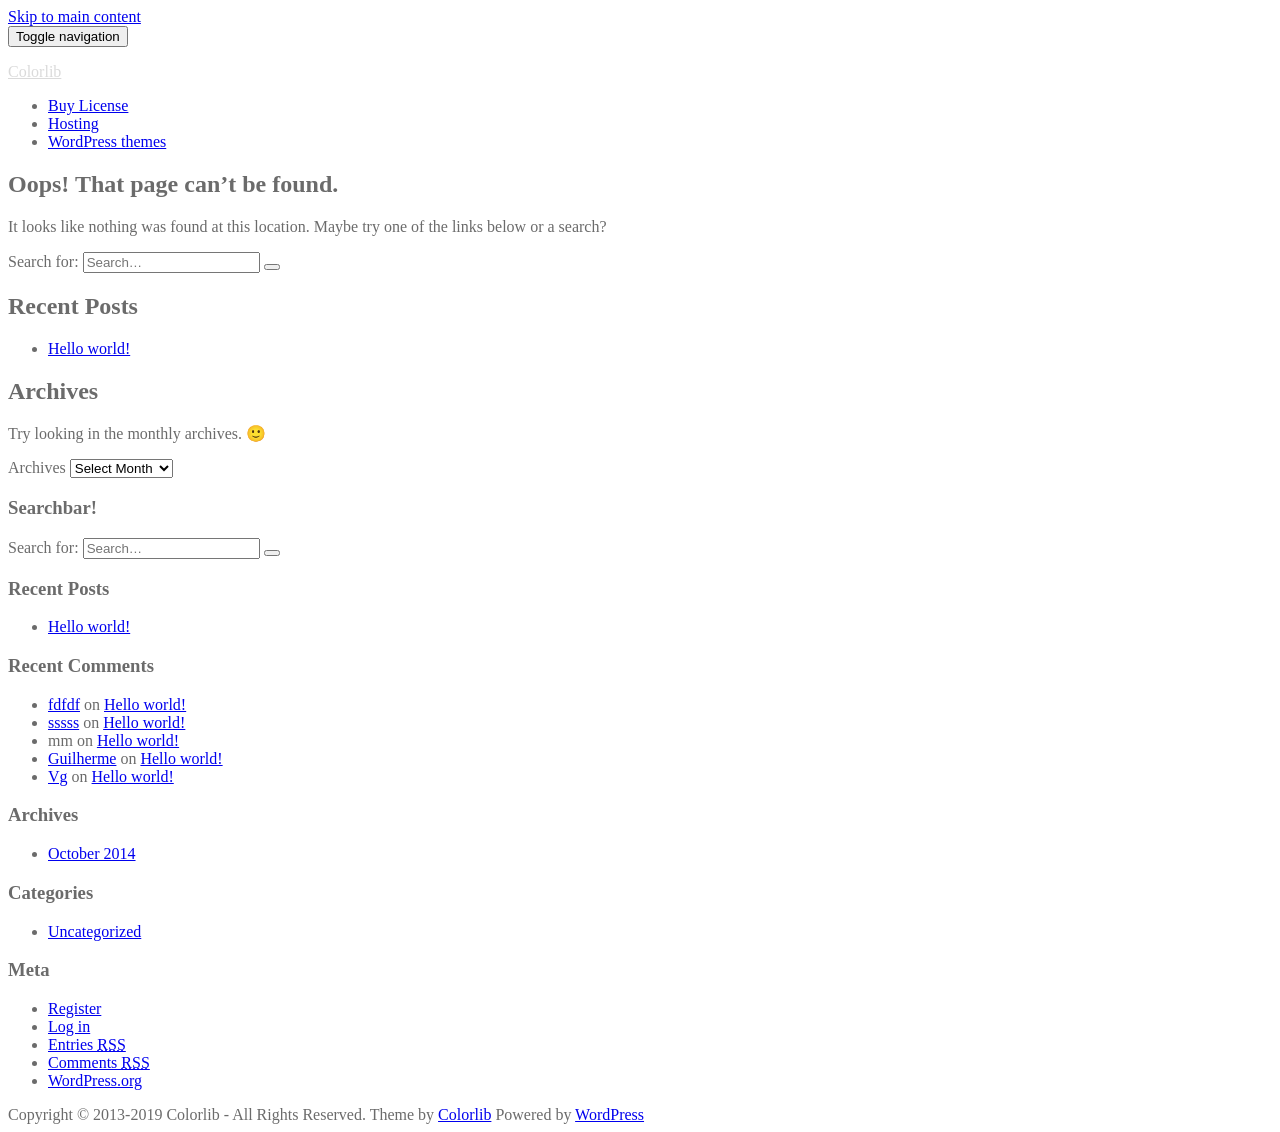
<file: work.html>
<!doctype html>
<!--[if !IE]>
<html class="no-js non-ie" lang="en-US" prefix="og: http://ogp.me/ns#"> <![endif]-->
<!--[if IE 7 ]>
<html class="no-js ie7" lang="en-US" prefix="og: http://ogp.me/ns#"> <![endif]-->
<!--[if IE 8 ]>
<html class="no-js ie8" lang="en-US" prefix="og: http://ogp.me/ns#"> <![endif]-->
<!--[if IE 9 ]>
<html class="no-js ie9" lang="en-US" prefix="og: http://ogp.me/ns#"> <![endif]-->
<!--[if gt IE 9]><!-->
<html class="no-js" lang="en-US" prefix="og: http://ogp.me/ns#"> <!--<![endif]-->
<head>
<meta charset="UTF-8">
<meta name="viewport" content="width=device-width, initial-scale=1">
<meta name="theme-color" content="">
<link rel="profile" href="https://gmpg.org/xfn/11">

<title>Page Not Found - Colorlib</title>
<script type="85e4fd494cd3cf94f262c54e-text/javascript">function ctSetCookie(c_name, value, def_value){document.cookie = c_name + '=' + escape(value) + '; path=/';}ctSetCookie('ct_checkjs', '350197952', '0');</script>
<!-- This site is optimized with the Yoast SEO Premium plugin v10.1.3 - https://yoast.com/wordpress/plugins/seo/ -->
<meta name="robots" content="noindex,follow"/>
<meta property="og:locale" content="en_US" />
<meta property="og:type" content="object" />
<meta property="og:title" content="Page Not Found - Colorlib" />
<meta property="og:site_name" content="Colorlib" />
<!-- / Yoast SEO Premium plugin. -->

<link rel='dns-prefetch' href='//fonts.googleapis.com' />
<link rel='dns-prefetch' href='//s.w.org' />
<link rel="alternate" type="application/rss+xml" title="Colorlib &raquo; Feed" href="https://colorlib.com/feed/" />
<link rel="alternate" type="application/rss+xml" title="Colorlib &raquo; Comments Feed" href="https://colorlib.com/comments/feed/" />
<!-- This site uses the Google Analytics by MonsterInsights plugin v7.5.1 - Using Analytics tracking - https://www.monsterinsights.com/ -->
<script type="text/javascript" data-cfasync="false">
	var mi_version         = '7.5.1';
	var mi_track_user      = true;
	var mi_no_track_reason = '';
	
	var disableStr = 'ga-disable-UA-23581568-13';

	/* Function to detect opted out users */
	function __gaTrackerIsOptedOut() {
		return document.cookie.indexOf(disableStr + '=true') > -1;
	}

	/* Disable tracking if the opt-out cookie exists. */
	if ( __gaTrackerIsOptedOut() ) {
		window[disableStr] = true;
	}

	/* Opt-out function */
	function __gaTrackerOptout() {
	  document.cookie = disableStr + '=true; expires=Thu, 31 Dec 2099 23:59:59 UTC; path=/';
	  window[disableStr] = true;
	}
	
	if ( mi_track_user ) {
		(function(i,s,o,g,r,a,m){i['GoogleAnalyticsObject']=r;i[r]=i[r]||function(){
			(i[r].q=i[r].q||[]).push(arguments)},i[r].l=1*new Date();a=s.createElement(o),
			m=s.getElementsByTagName(o)[0];a.async=1;a.src=g;m.parentNode.insertBefore(a,m)
		})(window,document,'script','//www.google-analytics.com/analytics.js','__gaTracker');

window.ga = __gaTracker;		__gaTracker('create', 'UA-23581568-13', 'auto');
		__gaTracker('set', 'forceSSL', true);
		__gaTracker('set', 'anonymizeIp', true);
		__gaTracker('require', 'linkid', 'linkid.js');
		__gaTracker('set', 'displayFeaturesTask', null);
		__gaTracker('send','pageview','/404.html?page=' + document.location.pathname + document.location.search + '&from=' + document.referrer);
	} else {
		console.log( "" );
		(function() {
			/* https://developers.google.com/analytics/devguides/collection/analyticsjs/ */
			var noopfn = function() {
				return null;
			};
			var noopnullfn = function() {
				return null;
			};
			var Tracker = function() {
				return null;
			};
			var p = Tracker.prototype;
			p.get = noopfn;
			p.set = noopfn;
			p.send = noopfn;
			var __gaTracker = function() {
				var len = arguments.length;
				if ( len === 0 ) {
					return;
				}
				var f = arguments[len-1];
				if ( typeof f !== 'object' || f === null || typeof f.hitCallback !== 'function' ) {
					console.log( 'Not running function __gaTracker(' + arguments[0] + " ....) because you are not being tracked. " + mi_no_track_reason );
					return;
				}
				try {
					f.hitCallback();
				} catch (ex) {

				}
			};
			__gaTracker.create = function() {
				return new Tracker();
			};
			__gaTracker.getByName = noopnullfn;
			__gaTracker.getAll = function() {
				return [];
			};
			__gaTracker.remove = noopfn;
			window['__gaTracker'] = __gaTracker;
			window.ga = __gaTracker;		})();
		}
</script>
<!-- / Google Analytics by MonsterInsights -->
		<script type="85e4fd494cd3cf94f262c54e-text/javascript">
			window._wpemojiSettings = {"baseUrl":"https:\/\/s.w.org\/images\/core\/emoji\/11.2.0\/72x72\/","ext":".png","svgUrl":"https:\/\/s.w.org\/images\/core\/emoji\/11.2.0\/svg\/","svgExt":".svg","source":{"concatemoji":"https:\/\/colorlib.com\/wp-includes\/js\/wp-emoji-release.min.js?ver=5.1.1"}};
			!function(a,b,c){function d(a,b){var c=String.fromCharCode;l.clearRect(0,0,k.width,k.height),l.fillText(c.apply(this,a),0,0);var d=k.toDataURL();l.clearRect(0,0,k.width,k.height),l.fillText(c.apply(this,b),0,0);var e=k.toDataURL();return d===e}function e(a){var b;if(!l||!l.fillText)return!1;switch(l.textBaseline="top",l.font="600 32px Arial",a){case"flag":return!(b=d([55356,56826,55356,56819],[55356,56826,8203,55356,56819]))&&(b=d([55356,57332,56128,56423,56128,56418,56128,56421,56128,56430,56128,56423,56128,56447],[55356,57332,8203,56128,56423,8203,56128,56418,8203,56128,56421,8203,56128,56430,8203,56128,56423,8203,56128,56447]),!b);case"emoji":return b=d([55358,56760,9792,65039],[55358,56760,8203,9792,65039]),!b}return!1}function f(a){var c=b.createElement("script");c.src=a,c.defer=c.type="text/javascript",b.getElementsByTagName("head")[0].appendChild(c)}var g,h,i,j,k=b.createElement("canvas"),l=k.getContext&&k.getContext("2d");for(j=Array("flag","emoji"),c.supports={everything:!0,everythingExceptFlag:!0},i=0;i<j.length;i++)c.supports[j[i]]=e(j[i]),c.supports.everything=c.supports.everything&&c.supports[j[i]],"flag"!==j[i]&&(c.supports.everythingExceptFlag=c.supports.everythingExceptFlag&&c.supports[j[i]]);c.supports.everythingExceptFlag=c.supports.everythingExceptFlag&&!c.supports.flag,c.DOMReady=!1,c.readyCallback=function(){c.DOMReady=!0},c.supports.everything||(h=function(){c.readyCallback()},b.addEventListener?(b.addEventListener("DOMContentLoaded",h,!1),a.addEventListener("load",h,!1)):(a.attachEvent("onload",h),b.attachEvent("onreadystatechange",function(){"complete"===b.readyState&&c.readyCallback()})),g=c.source||{},g.concatemoji?f(g.concatemoji):g.wpemoji&&g.twemoji&&(f(g.twemoji),f(g.wpemoji)))}(window,document,window._wpemojiSettings);
		</script>
		<style type="text/css">
img.wp-smiley,
img.emoji {
	display: inline !important;
	border: none !important;
	box-shadow: none !important;
	height: 1em !important;
	width: 1em !important;
	margin: 0 .07em !important;
	vertical-align: -0.1em !important;
	background: none !important;
	padding: 0 !important;
}
</style>
	<link rel='stylesheet' id='wp-block-library-css'  href='https://colorlib.com/wp-includes/css/dist/block-library/style.min.css?ver=5.1.1' type='text/css' media='all' />
<link rel='stylesheet' id='contact-form-7-css'  href='https://colorlib.com/wp-content/plugins/contact-form-7/includes/css/styles.css?ver=5.1.1' type='text/css' media='all' />
<link rel='stylesheet' id='dlm-frontend-css'  href='https://colorlib.com/wp-content/plugins/download-monitor/assets/css/frontend.css?ver=5.1.1' type='text/css' media='all' />
<link rel='stylesheet' id='sparkling-bootstrap-css'  href='https://colorlib.com/wp-content/themes/sparkling/assets/css/bootstrap.min.css?ver=5.1.1' type='text/css' media='all' />
<link rel='stylesheet' id='sparkling-icons-css'  href='https://colorlib.com/wp-content/themes/sparkling/assets/css/fontawesome-all.min.css?ver=5.1.1.' type='text/css' media='all' />
<link rel='stylesheet' id='sparkling-fonts-css'  href='//fonts.googleapis.com/css?family=Open+Sans%3A400italic%2C400%2C600%2C700%7CRoboto+Slab%3A400%2C300%2C700&#038;ver=5.1.1' type='text/css' media='all' />
<link rel='stylesheet' id='sparkling-style-css'  href='https://colorlib.com/wp-content/themes/sparkling-child/style.css?ver=2.4.2' type='text/css' media='all' />
<script type="85e4fd494cd3cf94f262c54e-text/javascript">
/* <![CDATA[ */
var monsterinsights_frontend = {"js_events_tracking":"true","download_extensions":"\/download\/","inbound_paths":"[]","home_url":"https:\/\/colorlib.com","hash_tracking":"false"};
/* ]]> */
</script>
<script type="85e4fd494cd3cf94f262c54e-text/javascript" src='https://colorlib.com/wp-content/plugins/google-analytics-premium/assets/js/frontend.min.js?ver=7.5.1'></script>
<script type="85e4fd494cd3cf94f262c54e-text/javascript" src='https://colorlib.com/wp-includes/js/jquery/jquery.js?ver=1.12.4'></script>
<script type="85e4fd494cd3cf94f262c54e-text/javascript" src='https://colorlib.com/wp-includes/js/jquery/jquery-migrate.min.js?ver=1.4.1'></script>
<script type="85e4fd494cd3cf94f262c54e-text/javascript">
/* <![CDATA[ */
var ctPublic = {"_ajax_nonce":"875f649918","_ajax_url":"https:\/\/colorlib.com\/wp-admin\/admin-ajax.php"};
/* ]]> */
</script>
<script type="85e4fd494cd3cf94f262c54e-text/javascript" src='https://colorlib.com/wp-content/plugins/cleantalk-spam-protect/js/apbct-public.js?ver=5.117.1'></script>
<script type="85e4fd494cd3cf94f262c54e-text/javascript">
/* <![CDATA[ */
var ctNocache = {"ajaxurl":"https:\/\/colorlib.com\/wp-admin\/admin-ajax.php","info_flag":"","set_cookies_flag":"","blog_home":"https:\/\/colorlib.com\/"};
/* ]]> */
</script>
<script type="85e4fd494cd3cf94f262c54e-text/javascript" src='https://colorlib.com/wp-content/plugins/cleantalk-spam-protect/inc/cleantalk_nocache.js?ver=5.117.1'></script>
<script type="85e4fd494cd3cf94f262c54e-text/javascript" src='https://colorlib.com/wp-content/themes/sparkling/assets/js/vendor/bootstrap.min.js?ver=5.1.1'></script>
<script type="85e4fd494cd3cf94f262c54e-text/javascript" src='https://colorlib.com/wp-content/themes/sparkling/assets/js/functions.js?ver=20180503'></script>
<link rel='https://api.w.org/' href='https://colorlib.com/wp-json/' />
<link rel="EditURI" type="application/rsd+xml" title="RSD" href="https://colorlib.com/xmlrpc.php?rsd" />
<link rel="wlwmanifest" type="application/wlwmanifest+xml" href="https://colorlib.com/wp-includes/wlwmanifest.xml" /> 
<meta name="generator" content="WordPress 5.1.1" />
<style type="text/css">body, .entry-content {color:#6B6B6B}.entry-content {font-family: Open Sans;}.entry-content {font-size:14px}.entry-content {font-weight:normal}</style>		<style type="text/css">.recentcomments a{display:inline !important;padding:0 !important;margin:0 !important;}</style>
		      <meta name="onesignal" content="wordpress-plugin"/>
          <link rel="manifest"
            href="https://colorlib.com/wp-content/plugins/onesignal-free-web-push-notifications/sdk_files/manifest.json.php?gcm_sender_id="/>
          <script src="https://cdn.onesignal.com/sdks/OneSignalSDK.js" async type="85e4fd494cd3cf94f262c54e-text/javascript"></script>    <script type="85e4fd494cd3cf94f262c54e-text/javascript">

      window.OneSignal = window.OneSignal || [];

      OneSignal.push( function() {
        OneSignal.SERVICE_WORKER_UPDATER_PATH = "OneSignalSDKUpdaterWorker.js.php";
        OneSignal.SERVICE_WORKER_PATH = "OneSignalSDKWorker.js.php";
        OneSignal.SERVICE_WORKER_PARAM = { scope: '/' };

        OneSignal.setDefaultNotificationUrl("https://colorlib.com");
        var oneSignal_options = {};
        window._oneSignalInitOptions = oneSignal_options;

        oneSignal_options['wordpress'] = true;
oneSignal_options['appId'] = '';
oneSignal_options['autoRegister'] = false;
oneSignal_options['httpPermissionRequest'] = { };
oneSignal_options['httpPermissionRequest']['enable'] = true;
oneSignal_options['welcomeNotification'] = { };
oneSignal_options['welcomeNotification']['title'] = "";
oneSignal_options['welcomeNotification']['message'] = "";
oneSignal_options['path'] = "https://colorlib.com/wp-content/plugins/onesignal-free-web-push-notifications/sdk_files/";
oneSignal_options['promptOptions'] = { };
oneSignal_options['notifyButton'] = { };
oneSignal_options['notifyButton']['enable'] = true;
oneSignal_options['notifyButton']['position'] = 'bottom-right';
oneSignal_options['notifyButton']['theme'] = 'default';
oneSignal_options['notifyButton']['size'] = 'medium';
oneSignal_options['notifyButton']['prenotify'] = true;
oneSignal_options['notifyButton']['showCredit'] = true;
oneSignal_options['notifyButton']['text'] = {};
              OneSignal.init(window._oneSignalInitOptions);
                    });

      function documentInitOneSignal() {
        var oneSignal_elements = document.getElementsByClassName("OneSignal-prompt");

        var oneSignalLinkClickHandler = function(event) { OneSignal.push(['registerForPushNotifications']); event.preventDefault(); };        for(var i = 0; i < oneSignal_elements.length; i++)
          oneSignal_elements[i].addEventListener('click', oneSignalLinkClickHandler, false);
      }

      if (document.readyState === 'complete') {
           documentInitOneSignal();
      }
      else {
           window.addEventListener("load", function(event){
               documentInitOneSignal();
          });
      }
    </script>

		<style type="text/css">
				.navbar > .container .navbar-brand {
			color: #dadada;
		}
		</style>
			<style type="text/css" id="wp-custom-css">
			@media (min-width: 1200px) {
	.page-id-507 #main {
    width: 1070px;
}
}
.page-id-507 .entry-title {
    text-align: center;
}
.entry-content p {
    font-size: 18px;
}		</style>
		
</head>

<body class="error404">
<a class="sr-only sr-only-focusable" href="#content">Skip to main content</a>
<div id="page" class="hfeed site">

	<header id="masthead" class="site-header" role="banner">
		<nav class="navbar navbar-default 
		" role="navigation">
			<div class="container">
				<div class="row">
					<div class="site-navigation-inner col-sm-12">
						<div class="navbar-header">
							<button type="button" class="btn navbar-toggle" data-toggle="collapse" data-target=".navbar-ex1-collapse">
								<span class="sr-only">Toggle navigation</span>
								<span class="icon-bar"></span>
								<span class="icon-bar"></span>
								<span class="icon-bar"></span>
							</button>

														<div id="logo">
															<p class="site-name">																		<a class="navbar-brand" href="https://colorlib.com/" title="Colorlib" rel="home">Colorlib</a>
																</p>																													</div><!-- end of #logo -->
						</div>
						<div class="collapse navbar-collapse navbar-ex1-collapse"><ul id="menu-main-nav" class="nav navbar-nav"><li id="menu-item-2264" class="menu-item menu-item-type-custom menu-item-object-custom menu-item-2264"><a title="Get an extended license for our templates" href="https://colorlib.com/wp/licence">Buy License</a></li>
<li id="menu-item-2262" class="menu-item menu-item-type-custom menu-item-object-custom menu-item-2262"><a title="WordPress Hosting" href="https://colorlib.com/wp/website-hosting/">Hosting</a></li>
<li id="menu-item-2263" class="menu-item menu-item-type-custom menu-item-object-custom menu-item-2263"><a title="Premium WordPress themes" href="https://colorlib.com/wp/popular-multipurpose-wordpress-themes/">WordPress themes</a></li>
</ul></div>					</div>
				</div>
			</div>
		</nav><!-- .site-navigation -->
	</header><!-- #masthead -->

	<div id="content" class="site-content">

		<div class="top-section">
								</div>

		<div class="container main-content-area">
						<div class="row pull-left">
				<div class="main-content-inner col-sm-12 col-md-8">
	<div id="primary" class="content-area">
		<main id="main" class="site-main" role="main">
			<div class="post-inner-content">

				<section class="error-404 not-found">
					<header class="page-header">
						<h1 class="page-title">Oops! That page can&rsquo;t be found.</h1>
					</header><!-- .page-header -->

					<div class="page-content">
						<p>It looks like nothing was found at this location. Maybe try one of the links below or a search?</p>

						
<form role="search" method="get" class="form-search" action="https://colorlib.com/">
  <div class="input-group">
	  <label class="screen-reader-text" for="s">Search for:</label>
	<input type="text" class="form-control search-query" placeholder="Search&hellip;" value="" name="s" title="Search for:" />
	<span class="input-group-btn">
	  <button type="submit" class="btn btn-default" name="submit" id="searchsubmit" value="Search"><span class="glyphicon glyphicon-search"></span></button>
	</span>
  </div>
</form>

						<div class="row">
							<div class="col-md-6 not-found-widget">
										<div class="widget widget_recent_entries">		<h2 class="widgettitle">Recent Posts</h2>		<ul>
											<li>
					<a href="https://colorlib.com/blog/2014/10/04/hello-world/">Hello world!</a>
									</li>
					</ul>
		</div>							</div>

							<div class="col-md-6 not-found-widget">
															</div>
						</div>

						<div class="row">
							<div class="col-md-6 not-found-widget">
								<div class="widget widget_archive"><h2 class="widgettitle">Archives</h2><p>Try looking in the monthly archives. 🙂</p>		<label class="screen-reader-text" for="archives-dropdown--1">Archives</label>
		<select id="archives-dropdown--1" name="archive-dropdown" onchange="if (!window.__cfRLUnblockHandlers) return false; document.location.href=this.options[this.selectedIndex].value;" data-cf-modified-85e4fd494cd3cf94f262c54e-="">
			
			<option value="">Select Month</option>
				<option value='https://colorlib.com/blog/2014/10/'> October 2014 </option>

		</select>
		</div>							</div>

							<div class="col-md-6 not-found-widget">
															</div>
						</div>


				</section><!-- .error-404 -->
			</div>
		</main><!-- #main -->
</div>

</div><!-- close .main-content-inner -->
<div id="secondary" class="widget-area col-sm-12 col-md-4" role="complementary">
	<div class="well">
				<aside id="search-2" class="widget widget_search"><h3 class="widget-title">Searchbar!</h3>
<form role="search" method="get" class="form-search" action="https://colorlib.com/">
  <div class="input-group">
	  <label class="screen-reader-text" for="s">Search for:</label>
	<input type="text" class="form-control search-query" placeholder="Search&hellip;" value="" name="s" title="Search for:" />
	<span class="input-group-btn">
	  <button type="submit" class="btn btn-default" name="submit" id="searchsubmit" value="Search"><span class="glyphicon glyphicon-search"></span></button>
	</span>
  </div>
</form>
</aside>		<aside id="recent-posts-2" class="widget widget_recent_entries">		<h3 class="widget-title">Recent Posts</h3>		<ul>
											<li>
					<a href="https://colorlib.com/blog/2014/10/04/hello-world/">Hello world!</a>
									</li>
					</ul>
		</aside><aside id="recent-comments-2" class="widget widget_recent_comments"><h3 class="widget-title">Recent Comments</h3><ul id="recentcomments"><li class="recentcomments"><span class="comment-author-link"><a href='http://fdff' rel='external nofollow' class='url'>fdfdf</a></span> on <a href="https://colorlib.com/blog/2014/10/04/hello-world/#comment-257">Hello world!</a></li><li class="recentcomments"><span class="comment-author-link"><a href='http://ggggg' rel='external nofollow' class='url'>sssss</a></span> on <a href="https://colorlib.com/blog/2014/10/04/hello-world/#comment-246">Hello world!</a></li><li class="recentcomments"><span class="comment-author-link">mm</span> on <a href="https://colorlib.com/blog/2014/10/04/hello-world/#comment-243">Hello world!</a></li><li class="recentcomments"><span class="comment-author-link"><a href='http://fa' rel='external nofollow' class='url'>Guilherme</a></span> on <a href="https://colorlib.com/blog/2014/10/04/hello-world/#comment-242">Hello world!</a></li><li class="recentcomments"><span class="comment-author-link"><a href='http://hhg' rel='external nofollow' class='url'>Vg</a></span> on <a href="https://colorlib.com/blog/2014/10/04/hello-world/#comment-241">Hello world!</a></li></ul></aside><aside id="archives-2" class="widget widget_archive"><h3 class="widget-title">Archives</h3>		<ul>
				<li><a href='https://colorlib.com/blog/2014/10/'>October 2014</a></li>
		</ul>
			</aside><aside id="categories-2" class="widget widget_categories"><h3 class="widget-title">Categories</h3>		<ul>
				<li class="cat-item cat-item-1"><a href="https://colorlib.com/blog/category/uncategorized/" >Uncategorized</a>
</li>
		</ul>
			</aside><aside id="meta-2" class="widget widget_meta"><h3 class="widget-title">Meta</h3>			<ul>
			<li><a rel="nofollow" href="https://colorlib.com/wp-login.php?action=register">Register</a></li>			<li><a rel="nofollow" href="https://colorlib.com/wp-login.php">Log in</a></li>
			<li><a href="https://colorlib.com/feed/">Entries <abbr title="Really Simple Syndication">RSS</abbr></a></li>
			<li><a href="https://colorlib.com/comments/feed/">Comments <abbr title="Really Simple Syndication">RSS</abbr></a></li>
			<li><a href="https://wordpress.org/" title="Powered by WordPress, state-of-the-art semantic personal publishing platform.">WordPress.org</a></li>			</ul>
			</aside>	</div>
</div><!-- #secondary -->
		</div><!-- close .row -->
	</div><!-- close .container -->
</div><!-- close .site-content -->

	<div id="footer-area">
		<div class="container footer-inner">
			<div class="row">
				
				</div>
		</div>

		<footer id="colophon" class="site-footer" role="contentinfo">
			<div class="site-info container">
				<div class="row">
										<nav role="navigation" class="col-md-6">
											</nav>
					<div class="copyright col-md-6">
						Copyright © 2013-2019 Colorlib - All Rights Reserved.						Theme by <a href="https://colorlib.com/" target="_blank">Colorlib</a> Powered by <a href="https://wordpress.org/" target="_blank">WordPress</a>					</div>
				</div>
			</div><!-- .site-info -->
			<div class="scroll-to-top"><i class="fa fa-angle-up"></i></div><!-- .scroll-to-top -->
		</footer><!-- #colophon -->
	</div>
</div><!-- #page -->

		<script type="85e4fd494cd3cf94f262c54e-text/javascript">
		  jQuery(document).ready(function ($) {
			if ($(window).width() >= 767) {
			  $('.navbar-nav > li.menu-item > a').click(function () {
				if ($(this).attr('target') !== '_blank') {
				  window.location = $(this).attr('href')
				}
			  })
			}
		  })
		</script>
	<script type="85e4fd494cd3cf94f262c54e-text/javascript">
/* <![CDATA[ */
var wpcf7 = {"apiSettings":{"root":"https:\/\/colorlib.com\/wp-json\/contact-form-7\/v1","namespace":"contact-form-7\/v1"},"cached":"1"};
/* ]]> */
</script>
<script type="85e4fd494cd3cf94f262c54e-text/javascript" src='https://colorlib.com/wp-content/plugins/contact-form-7/includes/js/scripts.js?ver=5.1.1'></script>
<script type="85e4fd494cd3cf94f262c54e-text/javascript" src='https://colorlib.com/wp-content/themes/sparkling/assets/js/skip-link-focus-fix.min.js?ver=20140222'></script>
<script type="85e4fd494cd3cf94f262c54e-text/javascript" src='https://colorlib.com/wp-includes/js/wp-embed.min.js?ver=5.1.1'></script>

<script src="https://ajax.cloudflare.com/cdn-cgi/scripts/a2bd7673/cloudflare-static/rocket-loader.min.js" data-cf-settings="85e4fd494cd3cf94f262c54e-|49" defer=""></script></body>
</html>
</file>
<file: css/icomoon.css>
@font-face {
  font-family: 'icomoon';
  src:  url('fonts/icomoonb44e.html?6py85u');
  src:  url('fonts/icomoonb44e.html?6py85u#iefix') format('embedded-opentype'),
    url('fonts/icomoonb44e-2.html?6py85u') format('truetype'),
    url('fonts/icomoonb44e-3.html?6py85u') format('woff'),
    url('fonts/icomoonb44e-4.html?6py85u#icomoon') format('svg');
  font-weight: normal;
  font-style: normal;
}

[class^="icon-"], [class*=" icon-"] {
  /* use !important to prevent issues with browser extensions that change fonts */
  font-family: 'icomoon' !important;
  speak: none;
  font-style: normal;
  font-weight: normal;
  font-variant: normal;
  text-transform: none;
  line-height: 1;

  /* Better Font Rendering =========== */
  -webkit-font-smoothing: antialiased;
  -moz-osx-font-smoothing: grayscale;
}

.icon-times:before {
  content: "\e930";
}
.icon-tick:before {
  content: "\e931";
}
.icon-plus:before {
  content: "\e932";
}
.icon-minus:before {
  content: "\e933";
}
.icon-equals:before {
  content: "\e934";
}
.icon-divide:before {
  content: "\e935";
}
.icon-chevron-right:before {
  content: "\e936";
}
.icon-chevron-left:before {
  content: "\e937";
}
.icon-arrow-right-thick:before {
  content: "\e938";
}
.icon-arrow-left-thick:before {
  content: "\e939";
}
.icon-th-small:before {
  content: "\e93a";
}
.icon-th-menu:before {
  content: "\e93b";
}
.icon-th-list:before {
  content: "\e93c";
}
.icon-th-large:before {
  content: "\e93d";
}
.icon-home:before {
  content: "\e93e";
}
.icon-arrow-forward:before {
  content: "\e93f";
}
.icon-arrow-back:before {
  content: "\e940";
}
.icon-rss:before {
  content: "\e941";
}
.icon-location:before {
  content: "\e942";
}
.icon-link:before {
  content: "\e943";
}
.icon-image:before {
  content: "\e944";
}
.icon-arrow-up-thick:before {
  content: "\e945";
}
.icon-arrow-down-thick:before {
  content: "\e946";
}
.icon-starburst:before {
  content: "\e947";
}
.icon-starburst-outline:before {
  content: "\e948";
}
.icon-star3:before {
  content: "\e949";
}
.icon-flow-children:before {
  content: "\e94a";
}
.icon-export:before {
  content: "\e94b";
}
.icon-delete2:before {
  content: "\e94c";
}
.icon-delete-outline:before {
  content: "\e94d";
}
.icon-cloud-storage:before {
  content: "\e94e";
}
.icon-wi-fi:before {
  content: "\e94f";
}
.icon-heart:before {
  content: "\e950";
}
.icon-flash:before {
  content: "\e951";
}
.icon-cancel:before {
  content: "\e952";
}
.icon-backspace:before {
  content: "\e953";
}
.icon-attachment:before {
  content: "\e954";
}
.icon-arrow-move:before {
  content: "\e955";
}
.icon-warning:before {
  content: "\e956";
}
.icon-user:before {
  content: "\e957";
}
.icon-radar:before {
  content: "\e958";
}
.icon-lock-open:before {
  content: "\e959";
}
.icon-lock-closed:before {
  content: "\e95a";
}
.icon-location-arrow:before {
  content: "\e95b";
}
.icon-info:before {
  content: "\e95c";
}
.icon-user-delete:before {
  content: "\e95d";
}
.icon-user-add:before {
  content: "\e95e";
}
.icon-media-pause:before {
  content: "\e95f";
}
.icon-group:before {
  content: "\e960";
}
.icon-chart-pie:before {
  content: "\e961";
}
.icon-chart-line:before {
  content: "\e962";
}
.icon-chart-bar:before {
  content: "\e963";
}
.icon-chart-area:before {
  content: "\e964";
}
.icon-video:before {
  content: "\e965";
}
.icon-point-of-interest:before {
  content: "\e966";
}
.icon-infinity:before {
  content: "\e967";
}
.icon-globe:before {
  content: "\e968";
}
.icon-eye:before {
  content: "\e969";
}
.icon-cog:before {
  content: "\e96a";
}
.icon-camera:before {
  content: "\e96b";
}
.icon-upload:before {
  content: "\e96c";
}
.icon-scissors:before {
  content: "\e96d";
}
.icon-refresh:before {
  content: "\e96e";
}
.icon-pin:before {
  content: "\e96f";
}
.icon-key:before {
  content: "\e970";
}
.icon-info-large:before {
  content: "\e971";
}
.icon-eject:before {
  content: "\e972";
}
.icon-download:before {
  content: "\e973";
}
.icon-zoom:before {
  content: "\e974";
}
.icon-zoom-out:before {
  content: "\e975";
}
.icon-zoom-in:before {
  content: "\e976";
}
.icon-sort-numerically:before {
  content: "\e977";
}
.icon-sort-alphabetically:before {
  content: "\e978";
}
.icon-input-checked:before {
  content: "\e979";
}
.icon-calender:before {
  content: "\e97a";
}
.icon-world2:before {
  content: "\e97b";
}
.icon-notes:before {
  content: "\e97c";
}
.icon-code:before {
  content: "\e97d";
}
.icon-arrow-sync:before {
  content: "\e97e";
}
.icon-arrow-shuffle:before {
  content: "\e97f";
}
.icon-arrow-repeat:before {
  content: "\e980";
}
.icon-arrow-minimise:before {
  content: "\e981";
}
.icon-arrow-maximise:before {
  content: "\e982";
}
.icon-arrow-loop:before {
  content: "\e983";
}
.icon-anchor:before {
  content: "\e984";
}
.icon-spanner:before {
  content: "\e985";
}
.icon-puzzle:before {
  content: "\e986";
}
.icon-power:before {
  content: "\e987";
}
.icon-plane:before {
  content: "\e988";
}
.icon-pi:before {
  content: "\e989";
}
.icon-phone:before {
  content: "\e98a";
}
.icon-microphone2:before {
  content: "\e98b";
}
.icon-media-rewind:before {
  content: "\e98c";
}
.icon-flag:before {
  content: "\e98d";
}
.icon-adjust-brightness:before {
  content: "\e98e";
}
.icon-waves:before {
  content: "\e98f";
}
.icon-social-twitter:before {
  content: "\e990";
}
.icon-social-facebook:before {
  content: "\e991";
}
.icon-social-dribbble:before {
  content: "\e992";
}
.icon-media-stop:before {
  content: "\e993";
}
.icon-media-record:before {
  content: "\e994";
}
.icon-media-play:before {
  content: "\e995";
}
.icon-media-fast-forward:before {
  content: "\e996";
}
.icon-media-eject:before {
  content: "\e997";
}
.icon-social-vimeo:before {
  content: "\e998";
}
.icon-social-tumbler:before {
  content: "\e999";
}
.icon-social-skype:before {
  content: "\e99a";
}
.icon-social-pinterest:before {
  content: "\e99b";
}
.icon-social-linkedin:before {
  content: "\e99c";
}
.icon-social-last-fm:before {
  content: "\e99d";
}
.icon-social-github:before {
  content: "\e99e";
}
.icon-social-flickr:before {
  content: "\e99f";
}
.icon-at:before {
  content: "\e9a0";
}
.icon-times-outline:before {
  content: "\e9a1";
}
.icon-plus-outline:before {
  content: "\e9a2";
}
.icon-minus-outline:before {
  content: "\e9a3";
}
.icon-tick-outline:before {
  content: "\e9a4";
}
.icon-th-large-outline:before {
  content: "\e9a5";
}
.icon-equals-outline:before {
  content: "\e9a6";
}
.icon-divide-outline:before {
  content: "\e9a7";
}
.icon-chevron-right-outline:before {
  content: "\e9a8";
}
.icon-chevron-left-outline:before {
  content: "\e9a9";
}
.icon-arrow-right-outline:before {
  content: "\e9aa";
}
.icon-arrow-left-outline:before {
  content: "\e9ab";
}
.icon-th-small-outline:before {
  content: "\e9ac";
}
.icon-th-menu-outline:before {
  content: "\e9ad";
}
.icon-th-list-outline:before {
  content: "\e9ae";
}
.icon-news2:before {
  content: "\e9b1";
}
.icon-home-outline:before {
  content: "\e9b2";
}
.icon-arrow-up-outline:before {
  content: "\e9b3";
}
.icon-arrow-forward-outline:before {
  content: "\e9b4";
}
.icon-arrow-down-outline:before {
  content: "\e9b5";
}
.icon-arrow-back-outline:before {
  content: "\e9b6";
}
.icon-trash3:before {
  content: "\e9b7";
}
.icon-rss-outline:before {
  content: "\e9b8";
}
.icon-message:before {
  content: "\e9b9";
}
.icon-location-outline:before {
  content: "\e9ba";
}
.icon-link-outline:before {
  content: "\e9bb";
}
.icon-image-outline:before {
  content: "\e9bc";
}
.icon-export-outline:before {
  content: "\e9bd";
}
.icon-cross:before {
  content: "\e9be";
}
.icon-wi-fi-outline:before {
  content: "\e9bf";
}
.icon-star-outline:before {
  content: "\e9c0";
}
.icon-media-pause-outline:before {
  content: "\e9c1";
}
.icon-mail:before {
  content: "\e9c2";
}
.icon-heart-outline:before {
  content: "\e9c3";
}
.icon-flash-outline:before {
  content: "\e9c4";
}
.icon-cancel-outline:before {
  content: "\e9c5";
}
.icon-beaker:before {
  content: "\e9c6";
}
.icon-arrow-move-outline:before {
  content: "\e9c7";
}
.icon-watch2:before {
  content: "\e9c8";
}
.icon-warning-outline:before {
  content: "\e9c9";
}
.icon-time:before {
  content: "\e9ca";
}
.icon-radar-outline:before {
  content: "\e9cb";
}
.icon-lock-open-outline:before {
  content: "\e9cc";
}
.icon-location-arrow-outline:before {
  content: "\e9cd";
}
.icon-info-outline:before {
  content: "\e9ce";
}
.icon-backspace-outline:before {
  content: "\e9cf";
}
.icon-attachment-outline:before {
  content: "\e9d0";
}
.icon-user-outline:before {
  content: "\e9d1";
}
.icon-user-delete-outline:before {
  content: "\e9d2";
}
.icon-user-add-outline:before {
  content: "\e9d3";
}
.icon-lock-closed-outline:before {
  content: "\e9d4";
}
.icon-group-outline:before {
  content: "\e9d5";
}
.icon-chart-pie-outline:before {
  content: "\e9d6";
}
.icon-chart-line-outline:before {
  content: "\e9d7";
}
.icon-chart-bar-outline:before {
  content: "\e9d8";
}
.icon-chart-area-outline:before {
  content: "\e9d9";
}
.icon-video-outline:before {
  content: "\e9da";
}
.icon-point-of-interest-outline:before {
  content: "\e9db";
}
.icon-map:before {
  content: "\e9dc";
}
.icon-key-outline:before {
  content: "\e9dd";
}
.icon-infinity-outline:before {
  content: "\e9de";
}
.icon-globe-outline:before {
  content: "\e9df";
}
.icon-eye-outline:before {
  content: "\e9e0";
}
.icon-cog-outline:before {
  content: "\e9e1";
}
.icon-camera-outline:before {
  content: "\e9e2";
}
.icon-upload-outline:before {
  content: "\e9e3";
}
.icon-support:before {
  content: "\e9e4";
}
.icon-scissors-outline:before {
  content: "\e9e5";
}
.icon-refresh-outline:before {
  content: "\e9e6";
}
.icon-info-large-outline:before {
  content: "\e9e7";
}
.icon-eject-outline:before {
  content: "\e9e8";
}
.icon-download-outline:before {
  content: "\e9e9";
}
.icon-battery-mid:before {
  content: "\e9ea";
}
.icon-battery-low:before {
  content: "\e9eb";
}
.icon-battery-high:before {
  content: "\e9ec";
}
.icon-zoom-outline:before {
  content: "\e9ed";
}
.icon-zoom-out-outline:before {
  content: "\e9ee";
}
.icon-zoom-in-outline:before {
  content: "\e9ef";
}
.icon-tag3:before {
  content: "\e9f0";
}
.icon-tabs-outline:before {
  content: "\e9f1";
}
.icon-pin-outline:before {
  content: "\e9f2";
}
.icon-message-typing:before {
  content: "\e9f3";
}
.icon-directions:before {
  content: "\e9f4";
}
.icon-battery-full:before {
  content: "\e9f5";
}
.icon-battery-charge:before {
  content: "\e9f6";
}
.icon-pipette:before {
  content: "\e9f7";
}
.icon-pencil:before {
  content: "\e9f8";
}
.icon-folder:before {
  content: "\e9f9";
}
.icon-folder-delete:before {
  content: "\e9fa";
}
.icon-folder-add:before {
  content: "\e9fb";
}
.icon-edit:before {
  content: "\e9fc";
}
.icon-document:before {
  content: "\e9fd";
}
.icon-document-delete:before {
  content: "\e9fe";
}
.icon-document-add:before {
  content: "\e9ff";
}
.icon-brush:before {
  content: "\ea00";
}
.icon-thumbs-up:before {
  content: "\ea01";
}
.icon-thumbs-down:before {
  content: "\ea02";
}
.icon-pen:before {
  content: "\ea03";
}
.icon-sort-numerically-outline:before {
  content: "\ea04";
}
.icon-sort-alphabetically-outline:before {
  content: "\ea05";
}
.icon-social-last-fm-circular:before {
  content: "\ea06";
}
.icon-social-github-circular:before {
  content: "\ea07";
}
.icon-compass:before {
  content: "\ea08";
}
.icon-bookmark:before {
  content: "\ea09";
}
.icon-input-checked-outline:before {
  content: "\ea0a";
}
.icon-code-outline:before {
  content: "\ea0b";
}
.icon-calender-outline:before {
  content: "\ea0c";
}
.icon-business-card:before {
  content: "\ea0d";
}
.icon-arrow-up:before {
  content: "\ea0e";
}
.icon-arrow-sync-outline:before {
  content: "\ea0f";
}
.icon-arrow-right:before {
  content: "\ea10";
}
.icon-arrow-repeat-outline:before {
  content: "\ea11";
}
.icon-arrow-loop-outline:before {
  content: "\ea12";
}
.icon-arrow-left:before {
  content: "\ea13";
}
.icon-flow-switch:before {
  content: "\ea14";
}
.icon-flow-parallel:before {
  content: "\ea15";
}
.icon-flow-merge:before {
  content: "\ea16";
}
.icon-document-text:before {
  content: "\ea17";
}
.icon-clipboard:before {
  content: "\ea18";
}
.icon-calculator:before {
  content: "\ea19";
}
.icon-arrow-minimise-outline:before {
  content: "\ea1a";
}
.icon-arrow-maximise-outline:before {
  content: "\ea1b";
}
.icon-arrow-down:before {
  content: "\ea1c";
}
.icon-gift:before {
  content: "\ea1d";
}
.icon-film:before {
  content: "\ea1e";
}
.icon-database:before {
  content: "\ea1f";
}
.icon-bell:before {
  content: "\ea20";
}
.icon-anchor-outline:before {
  content: "\ea21";
}
.icon-adjust-contrast:before {
  content: "\ea22";
}
.icon-world-outline:before {
  content: "\ea23";
}
.icon-shopping-bag:before {
  content: "\ea24";
}
.icon-power-outline:before {
  content: "\ea25";
}
.icon-notes-outline:before {
  content: "\ea26";
}
.icon-device-tablet:before {
  content: "\ea27";
}
.icon-device-phone:before {
  content: "\ea28";
}
.icon-device-laptop:before {
  content: "\ea29";
}
.icon-device-desktop:before {
  content: "\ea2a";
}
.icon-briefcase:before {
  content: "\ea2b";
}
.icon-stopwatch:before {
  content: "\ea2c";
}
.icon-spanner-outline:before {
  content: "\ea2d";
}
.icon-puzzle-outline:before {
  content: "\ea2e";
}
.icon-printer:before {
  content: "\ea2f";
}
.icon-pi-outline:before {
  content: "\ea30";
}
.icon-lightbulb:before {
  content: "\ea31";
}
.icon-flag-outline:before {
  content: "\ea32";
}
.icon-contacts:before {
  content: "\ea33";
}
.icon-archive2:before {
  content: "\ea34";
}
.icon-weather-stormy:before {
  content: "\ea35";
}
.icon-weather-shower:before {
  content: "\ea36";
}
.icon-weather-partly-sunny:before {
  content: "\ea37";
}
.icon-weather-downpour:before {
  content: "\ea38";
}
.icon-weather-cloudy:before {
  content: "\ea39";
}
.icon-plane-outline:before {
  content: "\ea3a";
}
.icon-phone-outline:before {
  content: "\ea3b";
}
.icon-microphone-outline:before {
  content: "\ea3c";
}
.icon-weather-windy:before {
  content: "\ea3d";
}
.icon-weather-windy-cloudy:before {
  content: "\ea3e";
}
.icon-weather-sunny:before {
  content: "\ea3f";
}
.icon-weather-snow:before {
  content: "\ea40";
}
.icon-weather-night:before {
  content: "\ea41";
}
.icon-media-stop-outline:before {
  content: "\ea42";
}
.icon-media-rewind-outline:before {
  content: "\ea43";
}
.icon-media-record-outline:before {
  content: "\ea44";
}
.icon-media-play-outline:before {
  content: "\ea45";
}
.icon-media-fast-forward-outline:before {
  content: "\ea46";
}
.icon-media-eject-outline:before {
  content: "\ea47";
}
.icon-wine:before {
  content: "\ea48";
}
.icon-waves-outline:before {
  content: "\ea49";
}
.icon-ticket:before {
  content: "\ea4a";
}
.icon-tags:before {
  content: "\ea4b";
}
.icon-plug:before {
  content: "\ea4c";
}
.icon-headphones:before {
  content: "\ea4d";
}
.icon-credit-card:before {
  content: "\ea4e";
}
.icon-coffee:before {
  content: "\ea4f";
}
.icon-book:before {
  content: "\ea50";
}
.icon-beer:before {
  content: "\ea51";
}
.icon-volume2:before {
  content: "\ea52";
}
.icon-volume-up:before {
  content: "\ea53";
}
.icon-volume-mute:before {
  content: "\ea54";
}
.icon-volume-down:before {
  content: "\ea55";
}
.icon-social-vimeo-circular:before {
  content: "\ea56";
}
.icon-social-twitter-circular:before {
  content: "\ea57";
}
.icon-social-pinterest-circular:before {
  content: "\ea58";
}
.icon-social-linkedin-circular:before {
  content: "\ea59";
}
.icon-social-facebook-circular:before {
  content: "\ea5a";
}
.icon-social-dribbble-circular:before {
  content: "\ea5b";
}
.icon-tree:before {
  content: "\ea5c";
}
.icon-thermometer2:before {
  content: "\ea5d";
}
.icon-social-tumbler-circular:before {
  content: "\ea5e";
}
.icon-social-skype-outline:before {
  content: "\ea5f";
}
.icon-social-flickr-circular:before {
  content: "\ea60";
}
.icon-social-at-circular:before {
  content: "\ea61";
}
.icon-shopping-cart:before {
  content: "\ea62";
}
.icon-messages:before {
  content: "\ea63";
}
.icon-leaf:before {
  content: "\ea64";
}
.icon-feather:before {
  content: "\ea65";
}
.icon-eye2:before {
  content: "\e064";
}
.icon-paper-clip:before {
  content: "\e065";
}
.icon-mail5:before {
  content: "\e066";
}
.icon-toggle:before {
  content: "\e067";
}
.icon-layout:before {
  content: "\e068";
}
.icon-link2:before {
  content: "\e069";
}
.icon-bell2:before {
  content: "\e06a";
}
.icon-lock3:before {
  content: "\e06b";
}
.icon-unlock:before {
  content: "\e06c";
}
.icon-ribbon2:before {
  content: "\e06d";
}
.icon-image2:before {
  content: "\e06e";
}
.icon-signal:before {
  content: "\e06f";
}
.icon-target3:before {
  content: "\e070";
}
.icon-clipboard3:before {
  content: "\e071";
}
.icon-clock3:before {
  content: "\e072";
}
.icon-watch:before {
  content: "\e073";
}
.icon-air-play:before {
  content: "\e074";
}
.icon-camera3:before {
  content: "\e075";
}
.icon-video2:before {
  content: "\e076";
}
.icon-disc:before {
  content: "\e077";
}
.icon-printer3:before {
  content: "\e078";
}
.icon-monitor:before {
  content: "\e079";
}
.icon-server:before {
  content: "\e07a";
}
.icon-cog2:before {
  content: "\e07b";
}
.icon-heart3:before {
  content: "\e07c";
}
.icon-paragraph:before {
  content: "\e07d";
}
.icon-align-justify:before {
  content: "\e07e";
}
.icon-align-left:before {
  content: "\e07f";
}
.icon-align-center:before {
  content: "\e080";
}
.icon-align-right:before {
  content: "\e081";
}
.icon-book2:before {
  content: "\e082";
}
.icon-layers2:before {
  content: "\e083";
}
.icon-stack2:before {
  content: "\e084";
}
.icon-stack-2:before {
  content: "\e085";
}
.icon-paper:before {
  content: "\e086";
}
.icon-paper-stack:before {
  content: "\e087";
}
.icon-search3:before {
  content: "\e088";
}
.icon-zoom-in2:before {
  content: "\e089";
}
.icon-zoom-out2:before {
  content: "\e08a";
}
.icon-reply2:before {
  content: "\e08b";
}
.icon-circle-plus:before {
  content: "\e08c";
}
.icon-circle-minus:before {
  content: "\e08d";
}
.icon-circle-check:before {
  content: "\e08e";
}
.icon-circle-cross:before {
  content: "\e08f";
}
.icon-square-plus:before {
  content: "\e090";
}
.icon-square-minus:before {
  content: "\e091";
}
.icon-square-check:before {
  content: "\e092";
}
.icon-square-cross:before {
  content: "\e093";
}
.icon-microphone:before {
  content: "\e094";
}
.icon-record:before {
  content: "\e095";
}
.icon-skip-back:before {
  content: "\e096";
}
.icon-rewind:before {
  content: "\e097";
}
.icon-play4:before {
  content: "\e098";
}
.icon-pause3:before {
  content: "\e099";
}
.icon-stop3:before {
  content: "\e09a";
}
.icon-fast-forward:before {
  content: "\e09b";
}
.icon-skip-forward:before {
  content: "\e09c";
}
.icon-shuffle2:before {
  content: "\e09d";
}
.icon-repeat:before {
  content: "\e09e";
}
.icon-folder2:before {
  content: "\e09f";
}
.icon-umbrella:before {
  content: "\e0a0";
}
.icon-moon:before {
  content: "\e0a1";
}
.icon-thermometer:before {
  content: "\e0a2";
}
.icon-drop:before {
  content: "\e0a3";
}
.icon-sun2:before {
  content: "\e0a4";
}
.icon-cloud3:before {
  content: "\e0a5";
}
.icon-cloud-upload2:before {
  content: "\e0a6";
}
.icon-cloud-download2:before {
  content: "\e0a7";
}
.icon-upload4:before {
  content: "\e0a8";
}
.icon-download4:before {
  content: "\e0a9";
}
.icon-location3:before {
  content: "\e0aa";
}
.icon-location-2:before {
  content: "\e0ab";
}
.icon-map3:before {
  content: "\e0ac";
}
.icon-battery:before {
  content: "\e0ad";
}
.icon-head:before {
  content: "\e0ae";
}
.icon-briefcase3:before {
  content: "\e0af";
}
.icon-speech-bubble:before {
  content: "\e0b0";
}
.icon-anchor2:before {
  content: "\e0b1";
}
.icon-globe2:before {
  content: "\e0b2";
}
.icon-box:before {
  content: "\e0b3";
}
.icon-reload:before {
  content: "\e0b4";
}
.icon-share3:before {
  content: "\e0b5";
}
.icon-marquee:before {
  content: "\e0b6";
}
.icon-marquee-plus:before {
  content: "\e0b7";
}
.icon-marquee-minus:before {
  content: "\e0b8";
}
.icon-tag:before {
  content: "\e0b9";
}
.icon-power2:before {
  content: "\e0ba";
}
.icon-command2:before {
  content: "\e0bb";
}
.icon-alt:before {
  content: "\e0bc";
}
.icon-esc:before {
  content: "\e0bd";
}
.icon-bar-graph:before {
  content: "\e0be";
}
.icon-bar-graph-2:before {
  content: "\e0bf";
}
.icon-pie-graph:before {
  content: "\e0c0";
}
.icon-star:before {
  content: "\e0c1";
}
.icon-arrow-left3:before {
  content: "\e0c2";
}
.icon-arrow-right3:before {
  content: "\e0c3";
}
.icon-arrow-up3:before {
  content: "\e0c4";
}
.icon-arrow-down3:before {
  content: "\e0c5";
}
.icon-volume:before {
  content: "\e0c6";
}
.icon-mute:before {
  content: "\e0c7";
}
.icon-content-right:before {
  content: "\e100";
}
.icon-content-left:before {
  content: "\e101";
}
.icon-grid2:before {
  content: "\e102";
}
.icon-grid-2:before {
  content: "\e103";
}
.icon-columns:before {
  content: "\e104";
}
.icon-loader:before {
  content: "\e105";
}
.icon-bag:before {
  content: "\e106";
}
.icon-ban:before {
  content: "\e107";
}
.icon-flag3:before {
  content: "\e108";
}
.icon-trash:before {
  content: "\e109";
}
.icon-expand2:before {
  content: "\e110";
}
.icon-contract:before {
  content: "\e111";
}
.icon-maximize:before {
  content: "\e112";
}
.icon-minimize:before {
  content: "\e113";
}
.icon-plus2:before {
  content: "\e114";
}
.icon-minus2:before {
  content: "\e115";
}
.icon-check:before {
  content: "\e116";
}
.icon-cross2:before {
  content: "\e117";
}
.icon-move:before {
  content: "\e118";
}
.icon-delete:before {
  content: "\e119";
}
.icon-menu5:before {
  content: "\e120";
}
.icon-archive:before {
  content: "\e121";
}
.icon-inbox:before {
  content: "\e122";
}
.icon-outbox:before {
  content: "\e123";
}
.icon-file:before {
  content: "\e124";
}
.icon-file-add:before {
  content: "\e125";
}
.icon-file-subtract:before {
  content: "\e126";
}
.icon-help:before {
  content: "\e127";
}
.icon-open:before {
  content: "\e128";
}
.icon-ellipsis:before {
  content: "\e129";
}
.icon-heart4:before {
  content: "\e900";
}
.icon-cloud4:before {
  content: "\e901";
}
.icon-star2:before {
  content: "\e902";
}
.icon-tv2:before {
  content: "\e903";
}
.icon-sound:before {
  content: "\e904";
}
.icon-video3:before {
  content: "\e905";
}
.icon-trash2:before {
  content: "\e906";
}
.icon-user2:before {
  content: "\e907";
}
.icon-key3:before {
  content: "\e908";
}
.icon-search4:before {
  content: "\e909";
}
.icon-settings:before {
  content: "\e90a";
}
.icon-camera4:before {
  content: "\e90b";
}
.icon-tag2:before {
  content: "\e90c";
}
.icon-lock4:before {
  content: "\e90d";
}
.icon-bulb:before {
  content: "\e90e";
}
.icon-pen2:before {
  content: "\e90f";
}
.icon-diamond:before {
  content: "\e910";
}
.icon-display2:before {
  content: "\e911";
}
.icon-location4:before {
  content: "\e912";
}
.icon-eye3:before {
  content: "\e913";
}
.icon-bubble3:before {
  content: "\e914";
}
.icon-stack3:before {
  content: "\e915";
}
.icon-cup:before {
  content: "\e916";
}
.icon-phone3:before {
  content: "\e917";
}
.icon-news:before {
  content: "\e918";
}
.icon-mail6:before {
  content: "\e919";
}
.icon-like:before {
  content: "\e91a";
}
.icon-photo:before {
  content: "\e91b";
}
.icon-note:before {
  content: "\e91c";
}
.icon-clock4:before {
  content: "\e91d";
}
.icon-paperplane:before {
  content: "\e91e";
}
.icon-params:before {
  content: "\e91f";
}
.icon-banknote:before {
  content: "\e920";
}
.icon-data:before {
  content: "\e921";
}
.icon-music2:before {
  content: "\e922";
}
.icon-megaphone2:before {
  content: "\e923";
}
.icon-study:before {
  content: "\e924";
}
.icon-lab2:before {
  content: "\e925";
}
.icon-food:before {
  content: "\e926";
}
.icon-t-shirt:before {
  content: "\e927";
}
.icon-fire2:before {
  content: "\e928";
}
.icon-clip:before {
  content: "\e929";
}
.icon-shop:before {
  content: "\e92a";
}
.icon-calendar3:before {
  content: "\e92b";
}
.icon-wallet2:before {
  content: "\e92c";
}
.icon-vynil:before {
  content: "\e92d";
}
.icon-truck2:before {
  content: "\e92e";
}
.icon-world:before {
  content: "\e92f";
}
.icon-spinner6:before {
  content: "\e9af";
}
.icon-spinner7:before {
  content: "\e9b0";
}
.icon-amazon:before {
  content: "\eab7";
}
.icon-google:before {
  content: "\eab8";
}
.icon-google2:before {
  content: "\eab9";
}
.icon-google3:before {
  content: "\eaba";
}
.icon-google-plus:before {
  content: "\eabb";
}
.icon-google-plus2:before {
  content: "\eabc";
}
.icon-google-plus3:before {
  content: "\eabd";
}
.icon-hangouts:before {
  content: "\eabe";
}
.icon-google-drive:before {
  content: "\eabf";
}
.icon-facebook2:before {
  content: "\eac0";
}
.icon-facebook22:before {
  content: "\eac1";
}
.icon-instagram:before {
  content: "\eac2";
}
.icon-whatsapp:before {
  content: "\eac3";
}
.icon-spotify:before {
  content: "\eac4";
}
.icon-telegram:before {
  content: "\eac5";
}
.icon-twitter2:before {
  content: "\eac6";
}
.icon-vine:before {
  content: "\eac7";
}
.icon-vk:before {
  content: "\eac8";
}
.icon-renren:before {
  content: "\eac9";
}
.icon-sina-weibo:before {
  content: "\eaca";
}
.icon-rss2:before {
  content: "\eacb";
}
.icon-rss22:before {
  content: "\eacc";
}
.icon-youtube:before {
  content: "\eacd";
}
.icon-youtube2:before {
  content: "\eace";
}
.icon-twitch:before {
  content: "\eacf";
}
.icon-vimeo:before {
  content: "\ead0";
}
.icon-vimeo2:before {
  content: "\ead1";
}
.icon-lanyrd:before {
  content: "\ead2";
}
.icon-flickr:before {
  content: "\ead3";
}
.icon-flickr2:before {
  content: "\ead4";
}
.icon-flickr3:before {
  content: "\ead5";
}
.icon-flickr4:before {
  content: "\ead6";
}
.icon-dribbble2:before {
  content: "\ead7";
}
.icon-behance:before {
  content: "\ead8";
}
.icon-behance2:before {
  content: "\ead9";
}
.icon-deviantart:before {
  content: "\eada";
}
.icon-500px:before {
  content: "\eadb";
}
.icon-steam:before {
  content: "\eadc";
}
.icon-steam2:before {
  content: "\eadd";
}
.icon-dropbox:before {
  content: "\eade";
}
.icon-onedrive:before {
  content: "\eadf";
}
.icon-github:before {
  content: "\eae0";
}
.icon-npm:before {
  content: "\eae1";
}
.icon-basecamp:before {
  content: "\eae2";
}
.icon-trello:before {
  content: "\eae3";
}
.icon-wordpress:before {
  content: "\eae4";
}
.icon-joomla:before {
  content: "\eae5";
}
.icon-ello:before {
  content: "\eae6";
}
.icon-blogger:before {
  content: "\eae7";
}
.icon-blogger2:before {
  content: "\eae8";
}
.icon-tumblr2:before {
  content: "\eae9";
}
.icon-tumblr22:before {
  content: "\eaea";
}
.icon-yahoo:before {
  content: "\eaeb";
}
.icon-yahoo2:before {
  content: "\eaec";
}
.icon-tux:before {
  content: "\eaed";
}
.icon-appleinc:before {
  content: "\eaee";
}
.icon-finder:before {
  content: "\eaef";
}
.icon-android:before {
  content: "\eaf0";
}
.icon-windows:before {
  content: "\eaf1";
}
.icon-windows8:before {
  content: "\eaf2";
}
.icon-soundcloud:before {
  content: "\eaf3";
}
.icon-soundcloud2:before {
  content: "\eaf4";
}
.icon-skype:before {
  content: "\eaf5";
}
.icon-reddit:before {
  content: "\eaf6";
}
.icon-hackernews:before {
  content: "\eaf7";
}
.icon-wikipedia:before {
  content: "\eaf8";
}
.icon-linkedin2:before {
  content: "\eaf9";
}
.icon-linkedin22:before {
  content: "\eafa";
}
.icon-lastfm:before {
  content: "\eafb";
}
.icon-lastfm2:before {
  content: "\eafc";
}
.icon-delicious:before {
  content: "\eafd";
}
.icon-stumbleupon:before {
  content: "\eafe";
}
.icon-stumbleupon2:before {
  content: "\eaff";
}
.icon-stackoverflow:before {
  content: "\eb00";
}
.icon-pinterest:before {
  content: "\eb01";
}
.icon-pinterest2:before {
  content: "\eb02";
}
.icon-xing:before {
  content: "\eb03";
}
.icon-xing2:before {
  content: "\eb04";
}
.icon-flattr:before {
  content: "\eb05";
}
.icon-foursquare:before {
  content: "\eb06";
}
.icon-yelp:before {
  content: "\eb07";
}
.icon-paypal:before {
  content: "\eb08";
}
.icon-chrome:before {
  content: "\eb09";
}
.icon-firefox:before {
  content: "\eb0a";
}
.icon-IE:before {
  content: "\eb0b";
}
.icon-edge:before {
  content: "\eb0c";
}
.icon-safari:before {
  content: "\eb0d";
}
.icon-opera:before {
  content: "\eb0e";
}
.icon-file-pdf:before {
  content: "\eb0f";
}
.icon-file-openoffice:before {
  content: "\eb10";
}
.icon-file-word:before {
  content: "\eb11";
}
.icon-file-excel:before {
  content: "\eb12";
}
.icon-libreoffice:before {
  content: "\eb13";
}
.icon-html-five:before {
  content: "\eb14";
}
.icon-html-five2:before {
  content: "\eb15";
}
.icon-css3:before {
  content: "\eb16";
}
.icon-git:before {
  content: "\eb17";
}
.icon-codepen:before {
  content: "\eb18";
}
.icon-svg:before {
  content: "\eb19";
}
.icon-IcoMoon:before {
  content: "\eb1a";
}
</file>
<file: css/style.css>
@font-face {
  font-family: 'icomoon';
  src: url("../fonts/icomoon/icomoona57c.eot?srf3rx");
  src: url("../fonts/icomoon/icomoona57c.eot?srf3rx#iefix") format("embedded-opentype"), url("../fonts/icomoon/icomoona57c.ttf?srf3rx") format("truetype"), url("../fonts/icomoon/icomoona57c.woff?srf3rx") format("woff"), url("../fonts/icomoon/icomoona57c.svg?srf3rx#icomoon") format("svg");
  font-weight: normal;
  font-style: normal; }

/* =======================================================
*
* 	Template Style 
*	Edit this section
*
* ======================================================= */
body {
  font-family: "Quicksand", Arial, sans-serif;
  font-weight: 400;
  font-size: 15px;
  line-height: 1.8;
  color: rgba(0, 0, 0, 0.7); }
  @media screen and (max-width: 992px) {
    body {
      font-size: 16px; } }

a {
  color: #2c98f0;
  -webkit-transition: 0.5s;
  -o-transition: 0.5s;
  transition: 0.5s; }
  a:hover, a:active, a:focus {
    color: #2c98f0;
    outline: none;
    text-decoration: none !important; }

p {
  margin-bottom: 1.5em; }

h1, h2, h3, h4, h5, h6 {
  color: #000;
  font-family: "Playfair Display", Georgia, serif;
  font-weight: 400;
  margin: 0 0 30px 0; }

figure {
  margin-bottom: 2.5em;
  float: left;
  width: 100%; }
  figure figcaption {
    font-size: 16px;
    width: 80%;
    margin: 20px auto 0px auto;
    color: #b3b3b3;
    font-style: italic;
    font-family: "Quicksand", Arial, sans-serif; }
    @media screen and (max-width: 480px) {
      figure figcaption {
        width: 100%; } }

::-webkit-selection {
  color: #fff;
  background: #2c98f0; }

::-moz-selection {
  color: #fff;
  background: #2c98f0; }

::selection {
  color: #fff;
  background: #2c98f0; }

#colorlib-page {
  width: 100%;
  overflow: hidden;
  position: relative; }

#colorlib-aside {
  padding-top: 3em;
  padding-bottom: 40px;
  float: left;
  width: 300px;
  position: fixed;
  overflow-y: scroll;
  z-index: 1001;
  background: #f2f3f7;
  -webkit-transition: 0.5s;
  -o-transition: 0.5s;
  transition: 0.5s; }
  @media screen and (max-width: 768px) {
    #colorlib-aside {
      width: 300px;
      -moz-transform: translateX(-300px);
      -webkit-transform: translateX(-300px);
      -ms-transform: translateX(-300px);
      -o-transform: translateX(-300px);
      transform: translateX(-300px);
      padding-top: 4em; } }
  #colorlib-aside .author-img {
    width: 150px;
    height: 150px;
    margin: 0 auto;
    margin-bottom: 30px;
    -webkit-border-radius: 50%;
    -moz-border-radius: 50%;
    -ms-border-radius: 50%;
    border-radius: 50%; }
  #colorlib-aside .position {
    display: block;
    margin-bottom: 2em;
    font-size: 12px;
    text-transform: uppercase; }
  #colorlib-aside #colorlib-logo {
    text-align: right;
    font-weight: 700;
    font-size: 22px;
    margin-bottom: .5em;
    display: block;
    width: 100%; }
    #colorlib-aside #colorlib-logo a {
      display: block;
      text-align: center;
      color: #000;
      padding-right: .3em; }
  #colorlib-aside #colorlib-main-menu {
    display: block;
    width: 100%; }
    #colorlib-aside #colorlib-main-menu .collapse {
      display: block !important; }
    #colorlib-aside #colorlib-main-menu ul {
      text-align: center;
      margin: 0;
      padding: 0; }
      @media screen and (max-width: 768px) {
        #colorlib-aside #colorlib-main-menu ul {
          margin: 0 0 2em 0; } }
      #colorlib-aside #colorlib-main-menu ul li {
        margin: 0 0 10px 0;
        padding: 0;
        list-style: none;
        font-size: 12px;
        font-weight: 500;
        text-transform: uppercase;
        letter-spacing: 1px; }
        #colorlib-aside #colorlib-main-menu ul li a {
          color: rgba(0, 0, 0, 0.7);
          text-decoration: none;
          position: relative;
          padding: 10px 0;
          font-family: "Quicksand", Arial, sans-serif;
          -webkit-transition: 0.3s;
          -o-transition: 0.3s;
          transition: 0.3s; }
          #colorlib-aside #colorlib-main-menu ul li a:after {
            content: "";
            position: absolute;
            height: 1px;
            bottom: 7px;
            left: 0;
            right: 0;
            background-color: #2c98f0;
            visibility: hidden;
            -webkit-transform: scaleX(0);
            -moz-transform: scaleX(0);
            -ms-transform: scaleX(0);
            -o-transform: scaleX(0);
            transform: scaleX(0);
            -webkit-transition: all 0.3s cubic-bezier(0.175, 0.885, 0.32, 1.275);
            -moz-transition: all 0.3s cubic-bezier(0.175, 0.885, 0.32, 1.275);
            -ms-transition: all 0.3s cubic-bezier(0.175, 0.885, 0.32, 1.275);
            -o-transition: all 0.3s cubic-bezier(0.175, 0.885, 0.32, 1.275);
            transition: all 0.3s cubic-bezier(0.175, 0.885, 0.32, 1.275); }
          #colorlib-aside #colorlib-main-menu ul li a:hover {
            text-decoration: none;
            color: black; }
            #colorlib-aside #colorlib-main-menu ul li a:hover:after {
              visibility: visible;
              -webkit-transform: scaleX(1);
              -moz-transform: scaleX(1);
              -ms-transform: scaleX(1);
              -o-transform: scaleX(1);
              transform: scaleX(1); }
        #colorlib-aside #colorlib-main-menu ul li.active a {
          color: #2c98f0; }
          #colorlib-aside #colorlib-main-menu ul li.active a:after {
            visibility: visible;
            -webkit-transform: scaleX(1);
            -moz-transform: scaleX(1);
            -ms-transform: scaleX(1);
            -o-transform: scaleX(1);
            transform: scaleX(1); }
  #colorlib-aside .colorlib-footer {
    font-size: 15px;
    text-align: center;
    font-weight: 400;
    color: rgba(0, 0, 0, 0.5);
    padding: 0 20px;
    width: 100%; }
    @media screen and (max-width: 768px) {
      #colorlib-aside .colorlib-footer {
        position: relative;
        bottom: 0; } }
    #colorlib-aside .colorlib-footer span {
      display: block; }
    #colorlib-aside .colorlib-footer ul {
      padding: 0;
      margin: 0; }
      #colorlib-aside .colorlib-footer ul li {
        padding: 0;
        margin: 0;
        display: inline;
        list-style: none; }
        #colorlib-aside .colorlib-footer ul li a {
          color: rgba(255, 255, 255, 0.3);
          padding: 4px; }
          #colorlib-aside .colorlib-footer ul li a:hover, #colorlib-aside .colorlib-footer ul li a:active, #colorlib-aside .colorlib-footer ul li a:focus {
            text-decoration: none;
            outline: none;
            color: #2c98f0; }

.container-wrap {
  max-width: 1170px;
  margin: 0 auto; }

#colorlib-main {
  width: calc(100% - 300px);
  float: right;
  -webkit-transition: 0.5s;
  -o-transition: 0.5s;
  transition: 0.5s; }
  @media screen and (max-width: 768px) {
    #colorlib-main {
      width: 100%;
      padding: 0 1em; } }

#colorlib-hero {
  min-height: 500px;
  background: #fff url(../images/loader.html) no-repeat center center;
  width: 100%;
  float: left;
  margin-bottom: 10em;
  clear: both; }
  #colorlib-hero .flexslider {
    border: none;
    z-index: 1;
    margin-bottom: 0; }
    #colorlib-hero .flexslider .slides {
      position: relative;
      overflow: visible; }
      #colorlib-hero .flexslider .slides li {
        background-repeat: no-repeat;
        background-size: cover;
        background-position: bottom center;
        min-height: 400px;
        position: relative; }
    #colorlib-hero .flexslider .flex-control-nav {
      bottom: 20px;
      z-index: 1000;
      left: 20px;
      float: left;
      width: auto; }
      @media screen and (max-width: 768px) {
        #colorlib-hero .flexslider .flex-control-nav {
          right: 20px;
          top: 100px; } }
      #colorlib-hero .flexslider .flex-control-nav li {
        display: block;
        margin-bottom: 10px; }
        #colorlib-hero .flexslider .flex-control-nav li a {
          background: rgba(0, 0, 0, 0.5);
          -webkit-box-shadow: none;
          box-shadow: none;
          width: 12px;
          height: 12px;
          cursor: pointer; }
          #colorlib-hero .flexslider .flex-control-nav li a.flex-active {
            cursor: pointer;
            background: transparent;
            border: 2px solid #2c98f0; }
    #colorlib-hero .flexslider .flex-direction-nav {
      display: none; }
    #colorlib-hero .flexslider .slider-text {
      display: table;
      opacity: 0;
      min-height: 500px;
      z-index: 9; }
      #colorlib-hero .flexslider .slider-text > .slider-text-inner {
        display: table-cell;
        vertical-align: middle;
        min-height: 700px;
        padding: 2.5em;
        position: relative; }
        @media screen and (max-width: 768px) {
          #colorlib-hero .flexslider .slider-text > .slider-text-inner {
            text-align: center; } }
        #colorlib-hero .flexslider .slider-text > .slider-text-inner h1, #colorlib-hero .flexslider .slider-text > .slider-text-inner h2 {
          margin: 0;
          padding: 0;
          color: black;
          font-family: "Playfair Display", Georgia, serif; }
        #colorlib-hero .flexslider .slider-text > .slider-text-inner h1 {
          margin-bottom: 20px;
          font-size: 60px;
          line-height: 1.3;
          font-weight: 700; }
          @media screen and (max-width: 768px) {
            #colorlib-hero .flexslider .slider-text > .slider-text-inner h1 {
              font-size: 28px; } }
        #colorlib-hero .flexslider .slider-text > .slider-text-inner h2 {
          font-size: 18px;
          line-height: 1.5;
          margin-bottom: 30px;
          font-weight: 300;
          font-family: "Quicksand", Arial, sans-serif; }
          #colorlib-hero .flexslider .slider-text > .slider-text-inner h2 a {
            color: rgba(44, 152, 240, 0.8);
            border-bottom: 1px solid rgba(44, 152, 240, 0.7); }
        #colorlib-hero .flexslider .slider-text > .slider-text-inner .heading-section {
          font-size: 50px; }
          @media screen and (max-width: 768px) {
            #colorlib-hero .flexslider .slider-text > .slider-text-inner .heading-section {
              font-size: 30px; } }
        #colorlib-hero .flexslider .slider-text > .slider-text-inner s
.colorlib-lead {
          font-size: 20px;
          color: #fff; }
        #colorlib-hero .flexslider .slider-text > .slider-text-inner p {
          margin-bottom: 0; }
        #colorlib-hero .flexslider .slider-text > .slider-text-inner .btn {
          font-size: 12px;
          text-transform: uppercase;
          letter-spacing: 2px;
          color: #000;
          padding: 10px 15px !important;
          border: none;
          font-weight: 400; }
          #colorlib-hero .flexslider .slider-text > .slider-text-inner .btn.btn-learn {
            color: #000;
            border: 1px solid #000;
            background: transparent !important; }
            #colorlib-hero .flexslider .slider-text > .slider-text-inner .btn.btn-learn:hover {
              background: transparent !important;
              border: 1px solid #000 !important; }
          @media screen and (max-width: 768px) {
            #colorlib-hero .flexslider .slider-text > .slider-text-inner .btn {
              width: 100%; } }

body.offcanvas {
  overflow-x: hidden; }
  body.offcanvas #colorlib-aside {
    -moz-transform: translateX(0);
    -webkit-transform: translateX(0);
    -ms-transform: translateX(0);
    -o-transform: translateX(0);
    transform: translateX(0);
    width: 300px;
    background: #f2f3f7;
    z-index: 999;
    position: fixed; }
  body.offcanvas #colorlib-main, body.offcanvas .colorlib-nav-toggle {
    top: 0;
    -moz-transform: translateX(300px);
    -webkit-transform: translateX(300px);
    -ms-transform: translateX(300px);
    -o-transform: translateX(300px);
    transform: translateX(300px); }

.colorlib-narrow-content {
  padding: 0 2.5em; }
  @media screen and (max-width: 768px) {
    .colorlib-narrow-content {
      padding: 0; } }

.no-gutters {
  margin: 0;
  padding: 0; }

.colorlib-experience,
.colorlib-skills,
.colorlib-education,
.colorlib-blog,
.colorlib-work,
.colorlib-about,
.colorlib-services,
.colorlib-contact {
  padding-top: 4em;
  padding-bottom: 9em;
  clear: both;
  width: 100%;
  display: block; }
  @media screen and (max-width: 768px) {
    .colorlib-experience,
    .colorlib-skills,
    .colorlib-education,
    .colorlib-blog,
    .colorlib-work,
    .colorlib-about,
    .colorlib-services,
    .colorlib-contact {
      padding-top: 5em;
      padding-bottom: 8em; } }

.author-img {
  background-size: cover;
  background-position: center center;
  background-repeat: no-repeat;
  position: relative; }

.colorlib-heading {
  font-size: 18px;
  margin-bottom: 4em;
  font-weight: 700;
  text-transform: uppercase;
  letter-spacing: 5px;
  line-height: 1.8;
  position: relative; }
  .colorlib-heading span {
    display: block; }
  @media screen and (max-width: 768px) {
    .colorlib-heading {
      margin-bottom: 3em; } }

.heading-meta {
  margin-bottom: 15px;
  display: block;
  font-size: 10px;
  text-transform: uppercase;
  color: #999999;
  font-weight: 500;
  letter-spacing: 5px; }

.about-img {
  width: 100%;
  height: 600px;
  margin-bottom: 30px; }

.about-desc h3 {
  font-size: 18px;
  text-transform: uppercase;
  letter-spacing: 5px;
  font-weight: 500; }

.hire {
  padding: 2em;
  background: #f9bf3f; }
  .hire h2 {
    line-height: 1.5; }
  .hire .btn-hire {
    color: #000;
    text-transform: uppercase;
    letter-spacing: 1px;
    bordeR: 1px solid #000;
    padding: 2px 10px; }

.fancy-collapse-panel .panel-default > .panel-heading {
  padding: 0; }

.panel-heading a {
  padding: 20px 25px;
  display: block;
  width: 100%;
  font-weight: 500;
  font-size: 14px;
  letter-spacing: 1px;
  text-transform: uppercase;
  font-family: "Quicksand", Arial, sans-serif;
  background-color: #2c98f0;
  color: #fff;
  position: relative;
  -webkit-box-shadow: none !important;
  -moz-box-shadow: none !important;
  -ms-box-shadow: none !important;
  -o-box-shadow: none !important;
  box-shadow: none !important; }

.panel {
  -webkit-box-shadow: none !important;
  -moz-box-shadow: none !important;
  -ms-box-shadow: none !important;
  -o-box-shadow: none !important;
  box-shadow: none !important;
  border: none; }

.panel-heading a:after {
  font-family: "icomoon";
  content: "\e115";
  position: absolute;
  right: 20px;
  font-size: 14px;
  font-weight: 400;
  top: 50%;
  line-height: 1;
  margin-top: -7px; }

.panel-heading a.collapsed:after {
  content: "\e114"; }

.panel-heading a.collapsed {
  background: #f2f3f7;
  border: 1px solid #e6e6e6 !important;
  color: #333333; }

.panel-body {
  padding: 1.5em;
  margin-top: 5px;
  border: 1px solid #e6e6e6 !important; }

.timeline-centered {
  position: relative;
  margin-bottom: 30px; }

.timeline-centered:before, .timeline-centered:after {
  content: " ";
  display: table; }

.timeline-centered:after {
  clear: both; }

.timeline-centered:before, .timeline-centered:after {
  content: " ";
  display: table; }

.timeline-centered:after {
  clear: both; }

.timeline-centered:before {
  content: '';
  position: absolute;
  display: block;
  width: 4px;
  background: #f2f3f7;
  top: 20px;
  bottom: 20px;
  margin-left: 29px; }

.timeline-centered .timeline-entry {
  position: relative;
  margin-top: 5px;
  margin-left: 30px;
  margin-bottom: 10px;
  clear: both; }

.timeline-centered .timeline-entry .timeline-entry-inner {
  position: relative;
  margin-left: -20px; }

.timeline-centered .timeline-entry .timeline-entry-inner .timeline-icon {
  display: block;
  width: 40px;
  height: 40px;
  background: #2c98f0;
  -webkit-border-radius: 50%;
  -moz-border-radius: 50%;
  -ms-border-radius: 50%;
  border-radius: 50%;
  text-align: center;
  -moz-box-shadow: 0 0 0 5px #f2f3f7;
  -webkit-box-shadow: 0 0 0 5px #f2f3f7;
  box-shadow: 0 0 0 5px #f2f3f7;
  line-height: 40px;
  float: left; }
  .timeline-centered .timeline-entry .timeline-entry-inner .timeline-icon i {
    color: #fff; }
  .timeline-centered .timeline-entry .timeline-entry-inner .timeline-icon.color-2 {
    background: #ec5453; }
  .timeline-centered .timeline-entry .timeline-entry-inner .timeline-icon.color-3 {
    background: #f9bf3f; }
  .timeline-centered .timeline-entry .timeline-entry-inner .timeline-icon.color-4 {
    background: #a84cb8; }
  .timeline-centered .timeline-entry .timeline-entry-inner .timeline-icon.color-5 {
    background: #2fa499; }
  .timeline-centered .timeline-entry .timeline-entry-inner .timeline-icon.color-none {
    background: #fff;
    width: 20px;
    height: 20px;
    margin-left: 10px; }

.timeline-centered .timeline-entry .timeline-entry-inner .timeline-label {
  position: relative;
  background: #f2f3f7;
  padding: 1.5em;
  margin-left: 60px;
  -webkit-background-clip: padding-box;
  -moz-background-clip: padding;
  background-clip: padding-box; }

.timeline-centered .timeline-entry .timeline-entry-inner .timeline-label:after {
  content: '';
  display: block;
  position: absolute;
  width: 0;
  height: 0;
  border-style: solid;
  border-width: 9px 9px 9px 0;
  border-color: transparent #f2f3f7 transparent transparent;
  left: 0;
  top: 10px;
  margin-left: -9px; }

.timeline-centered .timeline-entry .timeline-entry-inner .timeline-label p + p {
  margin-top: 15px; }

.timeline-centered .timeline-entry .timeline-entry-inner .timeline-label h2 {
  font-size: 20px;
  font-family: "Quicksand", Arial, sans-serif;
  font-weight: 500; }

.timeline-centered .timeline-entry .timeline-entry-inner .timeline-label h2 a {
  color: #000; }

.timeline-centered .timeline-entry .timeline-entry-inner .timeline-label h2 span {
  -webkit-opacity: .4;
  -moz-opacity: .4;
  opacity: .4;
  -ms-filter: alpha(opacity=40);
  filter: alpha(opacity=40);
  font-size: 16px; }

.services {
  margin-bottom: 30px;
  padding: 1.5em;
  -webkit-box-shadow: 0px 0px 56px -8px rgba(0, 0, 0, 0.17);
  -moz-box-shadow: 0px 0px 56px -8px rgba(0, 0, 0, 0.17);
  -ms-box-shadow: 0px 0px 56px -8px rgba(0, 0, 0, 0.17);
  -o-box-shadow: 0px 0px 56px -8px rgba(0, 0, 0, 0.17);
  box-shadow: 0px 0px 56px -8px rgba(0, 0, 0, 0.17);
  border-bottom: 2px solid #2c98f0; }
  .services .icon2 {
    display: block;
    margin-bottom: 20px; }
    .services .icon2 i {
      font-size: 30px;
      color: #2c98f0; }
  .services h3 {
    font-family: "Quicksand", Arial, sans-serif;
    font-size: 16px;
    font-weight: 500; }
  .services.color-2 {
    border-bottom: 2px solid #ec5453; }
    .services.color-2 .icon2 i {
      color: #ec5453; }
  .services.color-3 {
    border-bottom: 2px solid #f9bf3f; }
    .services.color-3 .icon2 i {
      color: #f9bf3f; }
  .services.color-4 {
    border-bottom: 2px solid #a84cb8; }
    .services.color-4 .icon2 i {
      color: #a84cb8; }
  .services.color-5 {
    border-bottom: 2px solid #2fa499; }
  .services.color-6 {
    border-bottom: 2px solid #4054b2; }

.services {
  margin-bottom: 80px;
  position: relative;
  z-index: 0; }
  @media screen and (max-width: 768px) {
    .services {
      margin-bottom: 4em; } }
  .services .icon {
    position: absolute;
    top: -20px;
    left: 0;
    right: 0;
    width: 100px;
    height: 50px;
    display: table;
    margin: 0 auto;
    background: #2c98f0; }
    .services .icon:before, .services .icon:after {
      position: absolute;
      left: 0;
      right: 0;
      content: ''; }
    .services .icon:before {
      top: -30px;
      width: 0;
      height: 0;
      border-style: solid;
      border-width: 0 50px 30px 50px;
      border-color: transparent transparent #2c98f0 transparent; }
    .services .icon:after {
      bottom: -30px;
      width: 0;
      height: 0;
      border-style: solid;
      border-width: 30px 50px 0 50px;
      border-color: #2c98f0 transparent transparent transparent; }
    .services .icon i {
      font-size: 30px;
      color: #fff;
      z-index: 1;
      display: table-cell;
      vertical-align: middle; }
  .services .desc {
    margin-top: 60px; }
    .services .desc h3 {
      font-size: 16px;
      font-weight: 700;
      text-transform: uppercase; }
  .services.color-2 .icon {
    background: #ec5453; }
    .services.color-2 .icon:before {
      border-color: transparent transparent #ec5453 transparent; }
    .services.color-2 .icon:after {
      border-color: #ec5453 transparent transparent transparent; }
  .services.color-3 .icon {
    background: #f9bf3f; }
    .services.color-3 .icon:before {
      border-color: transparent transparent #f9bf3f transparent; }
    .services.color-3 .icon:after {
      border-color: #f9bf3f transparent transparent transparent; }
  .services.color-4 .icon {
    background: #a84cb8; }
    .services.color-4 .icon:before {
      border-color: transparent transparent #a84cb8 transparent; }
    .services.color-4 .icon:after {
      border-color: #a84cb8 transparent transparent transparent; }
  .services.color-5 .icon {
    background: #2fa499; }
    .services.color-5 .icon:before {
      border-color: transparent transparent #2fa499 transparent; }
    .services.color-5 .icon:after {
      border-color: #2fa499 transparent transparent transparent; }
  .services.color-6 .icon {
    background: #4054b2; }
    .services.color-6 .icon:before {
      border-color: transparent transparent #4054b2 transparent; }
    .services.color-6 .icon:after {
      border-color: #4054b2 transparent transparent transparent; }

.progress-wrap h3 {
  font-size: 16px;
  font-family: "Quicksand", Arial, sans-serif;
  margin-bottom: 10px; }

.progress {
  height: 6px;
  -webkit-box-shadow: none;
  box-shadow: none;
  background: #f2f3f7;
  overflow: visible; }

.progress-bar {
  background: #2c98f0;
  -webkit-box-shadow: none;
  box-shadow: none;
  font-size: 12px;
  line-height: 1.2;
  color: #000;
  font-weight: 600;
  text-align: right;
  position: relative;
  overflow: visible;
  -webkit-border-radius: 8px;
  -moz-border-radius: 8px;
  -ms-border-radius: 8px;
  border-radius: 8px; }
  .progress-bar:after {
    position: absolute;
    top: -2px;
    right: 0;
    width: 10px;
    height: 10px;
    content: '';
    background: #2c98f0;
    -webkit-border-radius: 50%;
    -moz-border-radius: 50%;
    -ms-border-radius: 50%;
    border-radius: 50%; }
  .progress-bar span {
    position: absolute;
    top: -22px;
    right: 0; }
  .progress-bar.color-1 {
    background: #2c98f0; }
    .progress-bar.color-1:after {
      background: #2c98f0; }
    .progress-bar.color-1 span {
      color: #2c98f0; }
  .progress-bar.color-2 {
    background: #ec5453; }
    .progress-bar.color-2:after {
      background: #ec5453; }
    .progress-bar.color-2 span {
      color: #ec5453; }
  .progress-bar.color-3 {
    background: #f9bf3f; }
    .progress-bar.color-3:after {
      background: #f9bf3f; }
    .progress-bar.color-3 span {
      color: #f9bf3f; }
  .progress-bar.color-4 {
    background: #a84cb8; }
    .progress-bar.color-4:after {
      background: #a84cb8; }
    .progress-bar.color-4 span {
      color: #a84cb8; }
  .progress-bar.color-5 {
    background: #2fa499; }
    .progress-bar.color-5:after {
      background: #2fa499; }
    .progress-bar.color-5 span {
      color: #2fa499; }
  .progress-bar.color-6 {
    background: #4054b2; }
    .progress-bar.color-6:after {
      background: #4054b2; }
    .progress-bar.color-6 span {
      color: #4054b2; }

.colorlib-feature {
  text-align: left;
  width: 100%;
  float: left;
  margin-bottom: 40px;
  position: relative; }
  .colorlib-feature .colorlib-icon {
    position: absolute;
    top: 0;
    left: 0;
    width: 100px;
    height: 100px;
    display: table;
    text-align: center;
    background: #f2f3f7;
    -webkit-border-radius: 2px;
    -moz-border-radius: 2px;
    -ms-border-radius: 2px;
    border-radius: 2px; }
    .colorlib-feature .colorlib-icon i {
      display: table-cell;
      vertical-align: middle;
      color: #2c98f0;
      font-size: 60px;
      height: 100px; }
      @media screen and (max-width: 1200px) {
        .colorlib-feature .colorlib-icon i {
          font-size: 40px; } }
  .colorlib-feature .colorlib-text {
    padding-left: 120px;
    width: 100%; }
    .colorlib-feature .colorlib-text h2, .colorlib-feature .colorlib-text h3 {
      margin: 0;
      padding: 0; }
    .colorlib-feature .colorlib-text h3 {
      font-weight: 500;
      margin-bottom: 20px;
      color: rgba(0, 0, 0, 0.7);
      font-size: 14px;
      letter-spacing: 3px;
      text-transform: uppercase; }
  .colorlib-feature.colorlib-feature-sm .colorlib-text {
    margin-top: 30px; }
  .colorlib-feature.colorlib-feature-sm .colorlib-icon i {
    color: #2c98f0;
    font-size: 40px; }
    @media screen and (max-width: 1200px) {
      .colorlib-feature.colorlib-feature-sm .colorlib-icon i {
        font-size: 28px; } }

.blog-entry {
  width: 100%;
  float: left;
  background: #fff;
  margin-bottom: 3em; }
  @media screen and (max-width: 768px) {
    .blog-entry {
      margin-bottom: 3em; } }
  .blog-entry .blog-img {
    width: 100%;
    float: left;
    overflow: hidden;
    position: relative;
    z-index: 1;
    margin-bottom: 25px; }
    .blog-entry .blog-img img {
      position: relative;
      max-width: 100%;
      -webkit-transform: scale(1);
      -moz-transform: scale(1);
      -ms-transform: scale(1);
      -o-transform: scale(1);
      transform: scale(1);
      -webkit-transition: 0.3s;
      -o-transition: 0.3s;
      transition: 0.3s; }
  .blog-entry .desc h3 {
    font-size: 16px;
    margin-bottom: 25px;
    line-height: auto;
    font-weight: 500;
    text-transform: uppercase;
    letter-spacing: 1px;
    font-family: "Quicksand", Arial, sans-serif; }
    .blog-entry .desc h3 a {
      color: #000;
      text-decoration: none; }
  .blog-entry .desc span {
    display: block;
    margin-bottom: 20px;
    font-size: 12px;
    color: rgba(0, 0, 0, 0.4) !important;
    text-transform: uppercase;
    letter-spacing: 1px;
    font-weight: 400; }
    .blog-entry .desc span small i {
      color: #999999; }
  .blog-entry .desc .lead {
    font-size: 12px;
    text-transform: uppercase;
    letter-spacing: 2px;
    color: #000; }
  .blog-entry:hover .blog-img img {
    -webkit-transform: scale(1.1);
    -moz-transform: scale(1.1);
    -ms-transform: scale(1.1);
    -o-transform: scale(1.1);
    transform: scale(1.1); }

.work-menu span {
  margin-left: 10px; }
  .work-menu span:first-child {
    margin-left: 0; }
  .work-menu span a {
    color: #000; }
    .work-menu span a.active {
      color: #2c98f0; }

.project {
  background-size: cover;
  background-position: center center;
  background-repeat: no-repeat;
  position: relative;
  height: 300px;
  width: 100%;
  display: block;
  margin-bottom: 30px; }
  .project .desc {
    position: absolute;
    top: 0;
    bottom: 0;
    left: 0;
    right: 0;
    background: #2c98f0;
    opacity: 0;
    -webkit-transition: 0.3s;
    -o-transition: 0.3s;
    transition: 0.3s; }
    .project .desc .con {
      padding: 20px;
      display: block;
      position: relative;
      height: 300px; }
      .project .desc .con .icon {
        position: absolute;
        bottom: 20px;
        left: 20px;
        right: 20px; }
        .project .desc .con .icon span {
          display: inline;
          padding-right: 5px; }
          .project .desc .con .icon span a {
            color: #333333;
            padding: 5px;
            background: rgba(255, 255, 255, 0.5);
            -webkit-border-radius: 4px;
            -moz-border-radius: 4px;
            -ms-border-radius: 4px;
            border-radius: 4px; }
        .project .desc .con .icon i {
          font-size: 16px;
          color: #333333; }
    .project .desc h3 {
      font-family: "Quicksand", Arial, sans-serif;
      font-size: 16px;
      font-weight: 500;
      text-transform: uppercase;
      letter-spacing: 1px;
      -webkit-transition: -webkit-transform 0.3s, opacity 0.3s;
      -webkit-transition: opacity 0.3s, -webkit-transform 0.3s;
      transition: opacity 0.3s, -webkit-transform 0.3s;
      -o-transition: transform 0.3s, opacity 0.3s;
      transition: transform 0.3s, opacity 0.3s;
      transition: transform 0.3s, opacity 0.3s, -webkit-transform 0.3s;
      -webkit-transform: translate3d(0, -15px, 0);
      transform: translate3d(0, -15px, 0);
      margin-bottom: 15px; }
      .project .desc h3 a {
        color: #fff; }
    .project .desc span {
      display: block;
      color: rgba(255, 255, 255, 0.7);
      font-size: 13px;
      -webkit-transition: -webkit-transform 0.3s, opacity 0.3s;
      -webkit-transition: opacity 0.3s, -webkit-transform 0.3s;
      transition: opacity 0.3s, -webkit-transform 0.3s;
      -o-transition: transform 0.3s, opacity 0.3s;
      transition: transform 0.3s, opacity 0.3s;
      transition: transform 0.3s, opacity 0.3s, -webkit-transform 0.3s;
      -webkit-transform: translate3d(0, 15px, 0);
      transform: translate3d(0, 15px, 0); }
      .project .desc span a {
        color: #000; }
    @media screen and (max-width: 768px) {
      .project .desc {
        opacity: 1;
        background: rgba(0, 0, 0, 0.4); }
        .project .desc h3 {
          font-style: 28px;
          -webkit-transform: translate3d(0, 0, 0);
          transform: translate3d(0, 0, 0);
          color: #000; }
        .project .desc span {
          -webkit-transform: translate3d(0, 0, 0);
          transform: translate3d(0, 0, 0); } }
  .project:hover .desc {
    opacity: 1; }
    .project:hover .desc h3 {
      -webkit-transform: translate3d(0, 0, 0);
      transform: translate3d(0, 0, 0); }
    .project:hover .desc span {
      -webkit-transform: translate3d(0, 0, 0);
      transform: translate3d(0, 0, 0); }

.btn-load-more {
  width: 100%; }

#colorlib-counter {
  position: relative;
  clear: both;
  margin-bottom: 5em; }

.colorlib-counters {
  padding: 3em 0;
  background-size: cover;
  background-attachment: fixed;
  background-position: center center; }
  .colorlib-counters .overlay {
    z-index: 0;
    position: absolute;
    bottom: 0;
    top: 0;
    left: 0;
    right: 0;
    background: rgba(0, 0, 0, 0.4); }
  .colorlib-counters .icon {
    width: 100px;
    height: 100px;
    display: table;
    margin: 0 auto;
    margin-bottom: 20px; }
    .colorlib-counters .icon i {
      display: table-cell;
      vertical-align: middle;
      width: 100px;
      height: 100px;
      font-size: 50px;
      color: #2c98f0;
      background: #fff;
      -webkit-border-radius: 50%;
      -moz-border-radius: 50%;
      -ms-border-radius: 50%;
      border-radius: 50%; }
  .colorlib-counters .counter-wrap {
    border: 1px solid red !important; }
  .colorlib-counters .colorlib-counter {
    font-size: 40px;
    display: block;
    color: white;
    font-family: "Quicksand", Arial, sans-serif;
    width: 100%;
    font-weight: 700;
    margin-bottom: .3em; }
  .colorlib-counters .colorlib-counter-label {
    color: rgba(255, 255, 255, 0.7);
    text-transform: uppercase;
    font-size: 14px;
    letter-spacing: 5px;
    margin-bottom: 2em;
    display: block; }

.colorlib-social {
  padding: 0;
  margin: 0;
  text-align: center; }
  .colorlib-social li {
    padding: 0;
    margin: 0;
    list-style: none;
    display: -moz-inline-stack;
    display: inline-block;
    zoom: 1;
    *display: inline; }
    .colorlib-social li a {
      font-size: 22px;
      color: #000;
      padding: 10px;
      display: -moz-inline-stack;
      display: inline-block;
      zoom: 1;
      *display: inline;
      -webkit-border-radius: 7px;
      -moz-border-radius: 7px;
      -ms-border-radius: 7px;
      border-radius: 7px; }
      @media screen and (max-width: 768px) {
        .colorlib-social li a {
          padding: 10px 8px; } }
      .colorlib-social li a:hover {
        color: #2c98f0; }
      .colorlib-social li a:hover, .colorlib-social li a:active, .colorlib-social li a:focus {
        outline: none;
        text-decoration: none;
        color: #2c98f0; }

#map {
  width: 100%;
  height: 700px; }
  @media screen and (max-width: 768px) {
    #map {
      height: 200px; } }

.colorlib-bg-color {
  background: #fafafa;
  position: relative; }

.pagination {
  padding: 0; }
  .pagination li {
    margin: 2px; }
    .pagination li a {
      color: #000;
      background: transparent;
      color: #000;
      margin: 2px;
      -webkit-border-radius: 0;
      -moz-border-radius: 0;
      -ms-border-radius: 0;
      border-radius: 0; }
      .pagination li a:first-child {
        -webkit-border-radius: 2px;
        -moz-border-radius: 2px;
        -ms-border-radius: 2px;
        border-radius: 2px; }
      .pagination li a:hover, .pagination li a:focus {
        background: #2c98f0;
        color: #fff;
        border: 1px solid #2c98f0; }
      @media screen and (max-width: 768px) {
        .pagination li a {
          padding: 7px 15px; } }
    .pagination li.active a {
      background: #2c98f0;
      border: 1px solid #2c98f0 !important; }
      .pagination li.active a:hover, .pagination li.active a:focus {
        background: #2c98f0;
        color: #fff;
        border: 1px solid #2c98f0 !important; }

.btn {
  margin-right: 4px;
  margin-bottom: 4px;
  font-family: "Quicksand", Arial, sans-serif;
  font-size: 12px;
  font-weight: 400;
  text-transform: uppercase;
  letter-spacing: 1px;
  -webkit-border-radius: 2px;
  -moz-border-radius: 2px;
  -ms-border-radius: 2px;
  border-radius: 2px;
  -webkit-transition: 0.5s;
  -o-transition: 0.5s;
  transition: 0.5s;
  padding: 8px 15px !important; }
  .btn.btn-sm {
    padding: 4px 15px !important; }
  .btn.btn-md {
    padding: 8px 20px !important; }
  .btn.btn-lg {
    padding: 18px 36px !important; }
  .btn:hover, .btn:active, .btn:focus {
    -webkit-box-shadow: none !important;
    box-shadow: none !important;
    outline: none !important; }

.btn-primary {
  background: #2c98f0;
  color: #fff;
  border: 2px solid #2c98f0; }
  .btn-primary:hover, .btn-primary:focus, .btn-primary:active {
    background: #44a4f2 !important;
    border-color: #44a4f2 !important; }
  .btn-primary.btn-outline {
    background: transparent;
    color: #2c98f0;
    border: 2px solid #2c98f0; }
    .btn-primary.btn-outline:hover, .btn-primary.btn-outline:focus, .btn-primary.btn-outline:active {
      background: #2c98f0;
      color: #fff; }

.btn-success {
  background: #5cb85c;
  color: #fff;
  border: 2px solid #5cb85c; }
  .btn-success:hover, .btn-success:focus, .btn-success:active {
    background: #4cae4c !important;
    border-color: #4cae4c !important; }
  .btn-success.btn-outline {
    background: transparent;
    color: #5cb85c;
    border: 2px solid #5cb85c; }
    .btn-success.btn-outline:hover, .btn-success.btn-outline:focus, .btn-success.btn-outline:active {
      background: #5cb85c;
      color: #fff; }

.btn-info {
  background: #5bc0de;
  color: #fff;
  border: 2px solid #5bc0de; }
  .btn-info:hover, .btn-info:focus, .btn-info:active {
    background: #46b8da !important;
    border-color: #46b8da !important; }
  .btn-info.btn-outline {
    background: transparent;
    color: #5bc0de;
    border: 2px solid #5bc0de; }
    .btn-info.btn-outline:hover, .btn-info.btn-outline:focus, .btn-info.btn-outline:active {
      background: #5bc0de;
      color: #fff; }

.btn-warning {
  background: #f0ad4e;
  color: #fff;
  border: 2px solid #f0ad4e; }
  .btn-warning:hover, .btn-warning:focus, .btn-warning:active {
    background: #eea236 !important;
    border-color: #eea236 !important; }
  .btn-warning.btn-outline {
    background: transparent;
    color: #f0ad4e;
    border: 2px solid #f0ad4e; }
    .btn-warning.btn-outline:hover, .btn-warning.btn-outline:focus, .btn-warning.btn-outline:active {
      background: #f0ad4e;
      color: #fff; }

.btn-danger {
  background: #d9534f;
  color: #fff;
  border: 2px solid #d9534f; }
  .btn-danger:hover, .btn-danger:focus, .btn-danger:active {
    background: #d43f3a !important;
    border-color: #d43f3a !important; }
  .btn-danger.btn-outline {
    background: transparent;
    color: #d9534f;
    border: 2px solid #d9534f; }
    .btn-danger.btn-outline:hover, .btn-danger.btn-outline:focus, .btn-danger.btn-outline:active {
      background: #d9534f;
      color: #fff; }

.btn-outline {
  background: none;
  border: 2px solid gray;
  font-size: 16px;
  -webkit-transition: 0.3s;
  -o-transition: 0.3s;
  transition: 0.3s; }
  .btn-outline:hover, .btn-outline:focus, .btn-outline:active {
    -webkit-box-shadow: none;
    box-shadow: none; }

.form-control {
  -webkit-appearance: none;
  -moz-appearance: none;
  appearance: none;
  -webkit-box-shadow: none;
  box-shadow: none;
  background: transparent;
  border: transparent;
  background: #f2f3f7;
  height: 54px;
  font-size: 16px;
  font-weight: 400;
  -webkit-transition: 0.3s;
  -o-transition: 0.3s;
  transition: 0.3s;
  -webkit-border-radius: 0;
  -moz-border-radius: 0;
  -ms-border-radius: 0;
  border-radius: 0; }
  .form-control:active, .form-control:focus {
    outline: none;
    -webkit-box-shadow: none;
    box-shadow: none;
    border-color: transparent;
    background: #f0f0f0; }

#message {
  height: 130px; }

.colorlib-nav-toggle {
  cursor: pointer;
  text-decoration: none; }
  .colorlib-nav-toggle.active i::before, .colorlib-nav-toggle.active i::after {
    background: #000; }
  .colorlib-nav-toggle.dark.active i::before, .colorlib-nav-toggle.dark.active i::after {
    background: #000; }
  .colorlib-nav-toggle:hover, .colorlib-nav-toggle:focus, .colorlib-nav-toggle:active {
    outline: none;
    border-bottom: none !important; }
  .colorlib-nav-toggle i {
    position: relative;
    display: -moz-inline-stack;
    display: inline-block;
    zoom: 1;
    *display: inline;
    width: 30px;
    height: 2px;
    color: #000;
    font: bold 14px/.4 Helvetica;
    text-transform: uppercase;
    text-indent: -55px;
    background: #000;
    -webkit-transition: all .2s ease-out;
    -o-transition: all .2s ease-out;
    transition: all .2s ease-out; }
    .colorlib-nav-toggle i::before, .colorlib-nav-toggle i::after {
      content: '';
      width: 30px;
      height: 2px;
      background: #000;
      position: absolute;
      left: 0;
      -webkit-transition: 0.2s;
      -o-transition: 0.2s;
      transition: 0.2s; }
  .colorlib-nav-toggle.dark i {
    position: relative;
    color: #000;
    background: #000;
    -webkit-transition: all .2s ease-out;
    -o-transition: all .2s ease-out;
    transition: all .2s ease-out; }
    .colorlib-nav-toggle.dark i::before, .colorlib-nav-toggle.dark i::after {
      background: #000;
      -webkit-transition: 0.2s;
      -o-transition: 0.2s;
      transition: 0.2s; }

.colorlib-nav-toggle i::before {
  top: -7px; }

.colorlib-nav-toggle i::after {
  bottom: -7px; }

.colorlib-nav-toggle:hover i::before {
  top: -10px; }

.colorlib-nav-toggle:hover i::after {
  bottom: -10px; }

.colorlib-nav-toggle.active i {
  background: transparent; }

.colorlib-nav-toggle.active i::before {
  top: 0;
  -webkit-transform: rotateZ(45deg);
  -moz-transform: rotateZ(45deg);
  -ms-transform: rotateZ(45deg);
  -o-transform: rotateZ(45deg);
  transform: rotateZ(45deg); }

.colorlib-nav-toggle.active i::after {
  bottom: 0;
  -webkit-transform: rotateZ(-45deg);
  -moz-transform: rotateZ(-45deg);
  -ms-transform: rotateZ(-45deg);
  -o-transform: rotateZ(-45deg);
  transform: rotateZ(-45deg); }

.colorlib-nav-toggle {
  position: fixed;
  left: -5px;
  top: 0px;
  z-index: 9999;
  cursor: pointer;
  opacity: 1;
  visibility: hidden;
  padding: 20px;
  -webkit-transition: 0.5s;
  -o-transition: 0.5s;
  transition: 0.5s; }
  @media screen and (max-width: 768px) {
    .colorlib-nav-toggle {
      opacity: 1;
      visibility: visible; } }

@media screen and (max-width: 480px) {
  .col-xxs-12 {
    float: none;
    width: 100%; } }

.row-bottom-padded-lg {
  padding-bottom: 7em; }
  @media screen and (max-width: 768px) {
    .row-bottom-padded-lg {
      padding-bottom: 1em; } }

.row-bottom-padded-md {
  padding-bottom: 3em; }
  @media screen and (max-width: 768px) {
    .row-bottom-padded-md {
      padding-bottom: 1em; } }

.row-bottom-padded-sm {
  padding-bottom: 1em; }
  @media screen and (max-width: 768px) {
    .row-bottom-padded-sm {
      padding-bottom: 1em; } }

.row-pt-md {
  padding-top: 3em; }

.col-padding {
  padding: 10px !important; }

.js .animate-box {
  opacity: 0; }
</file>
